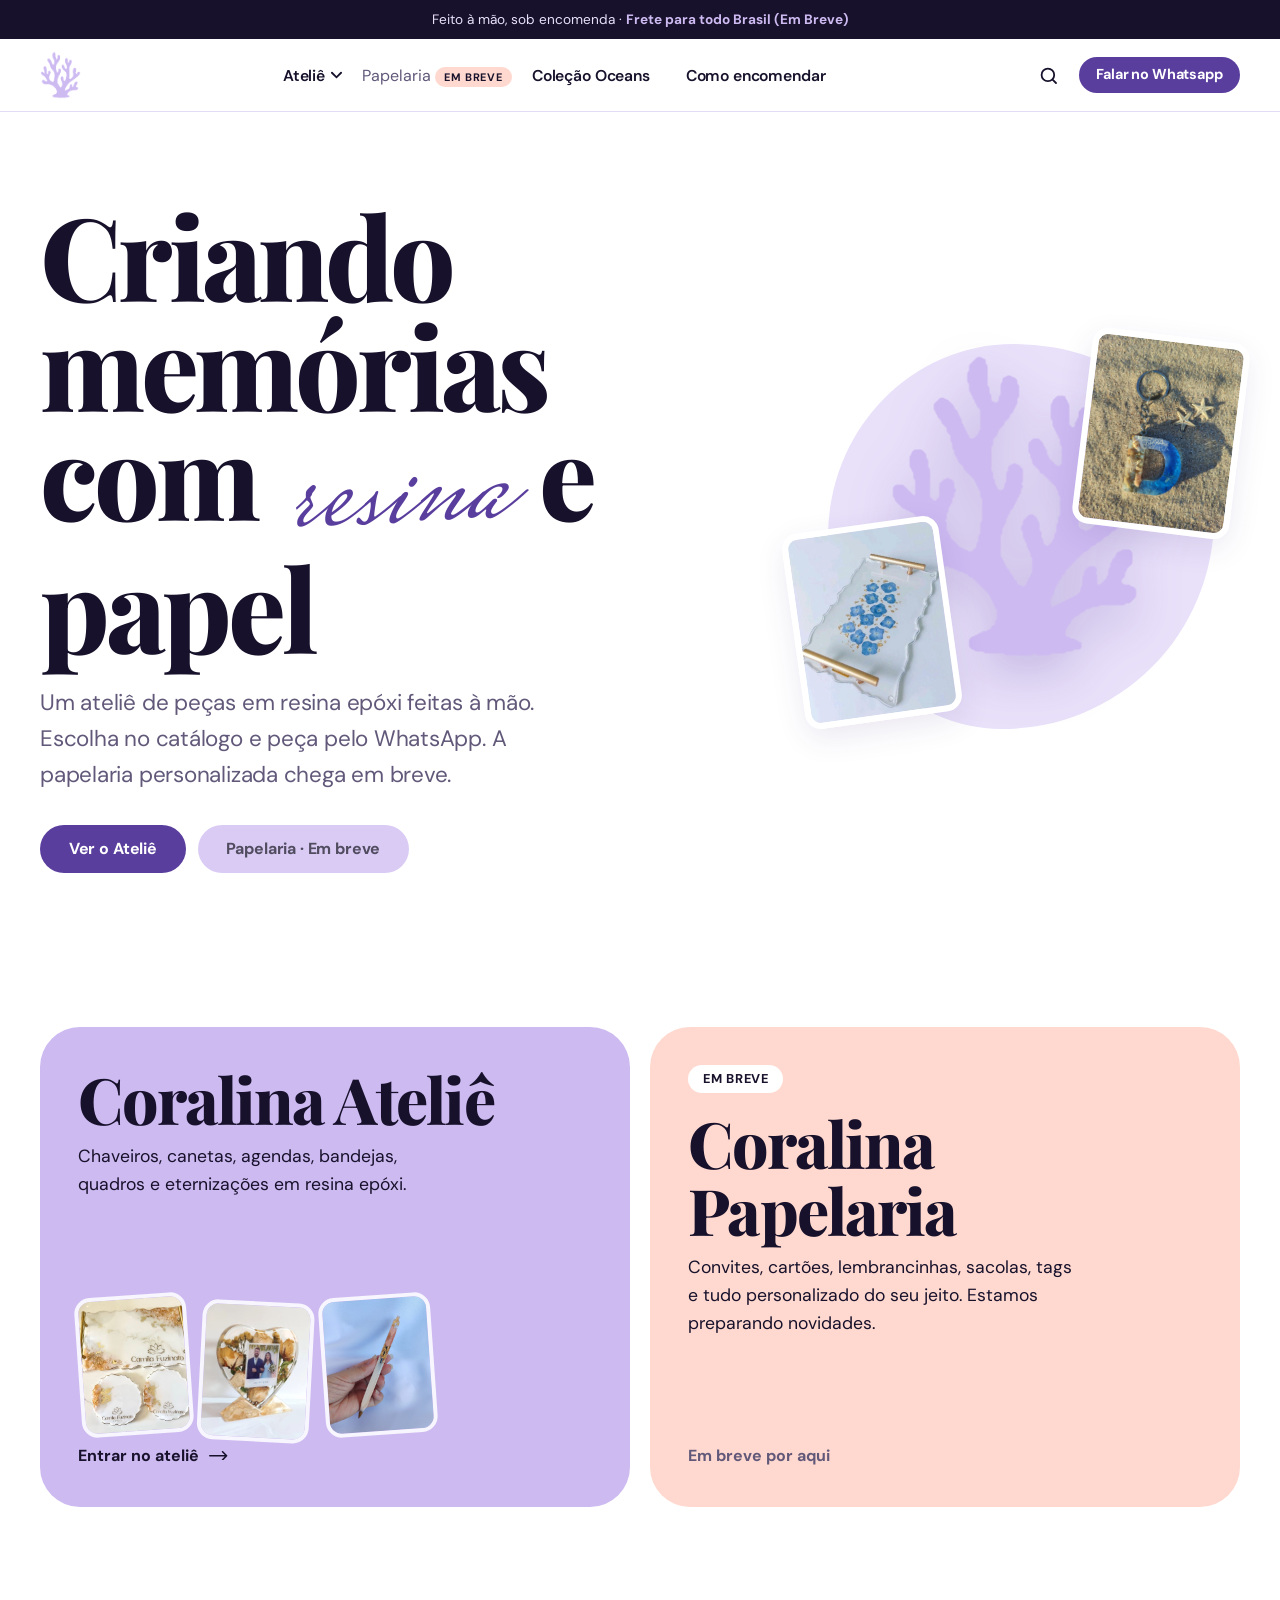
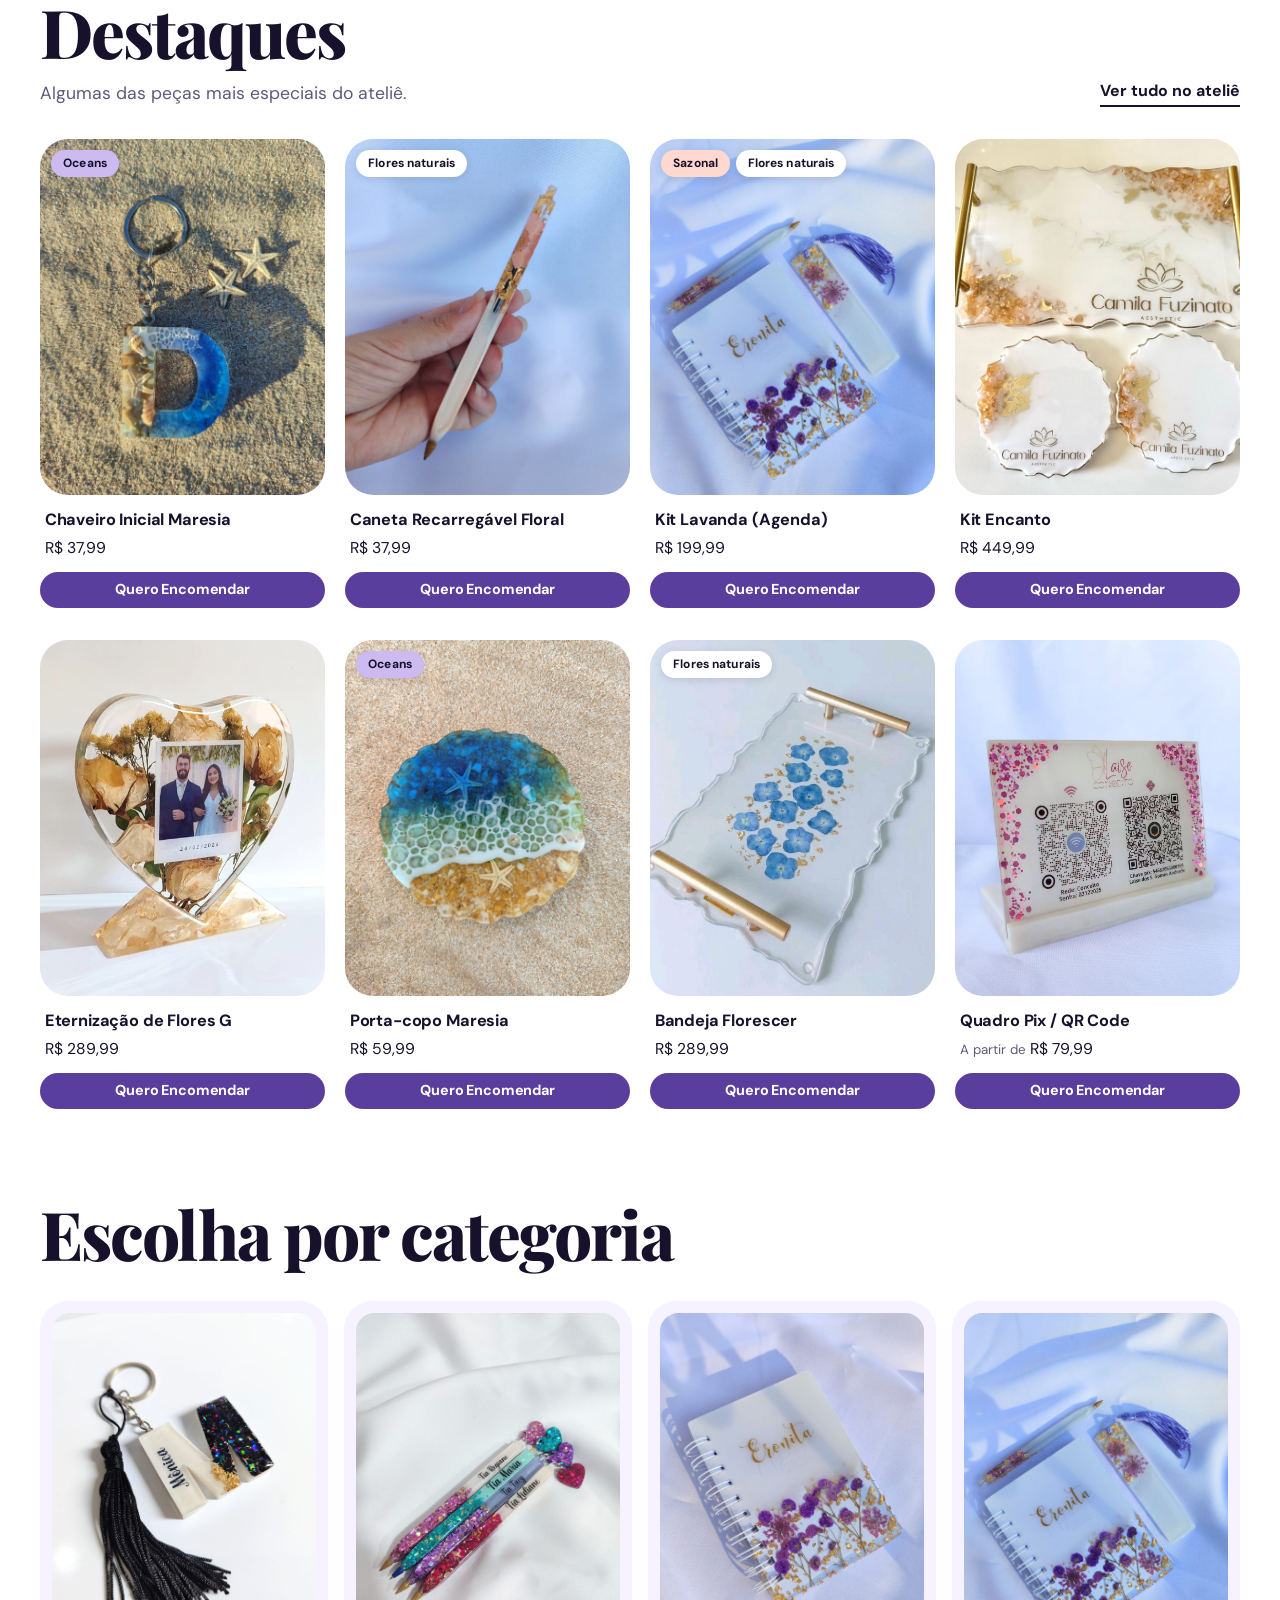
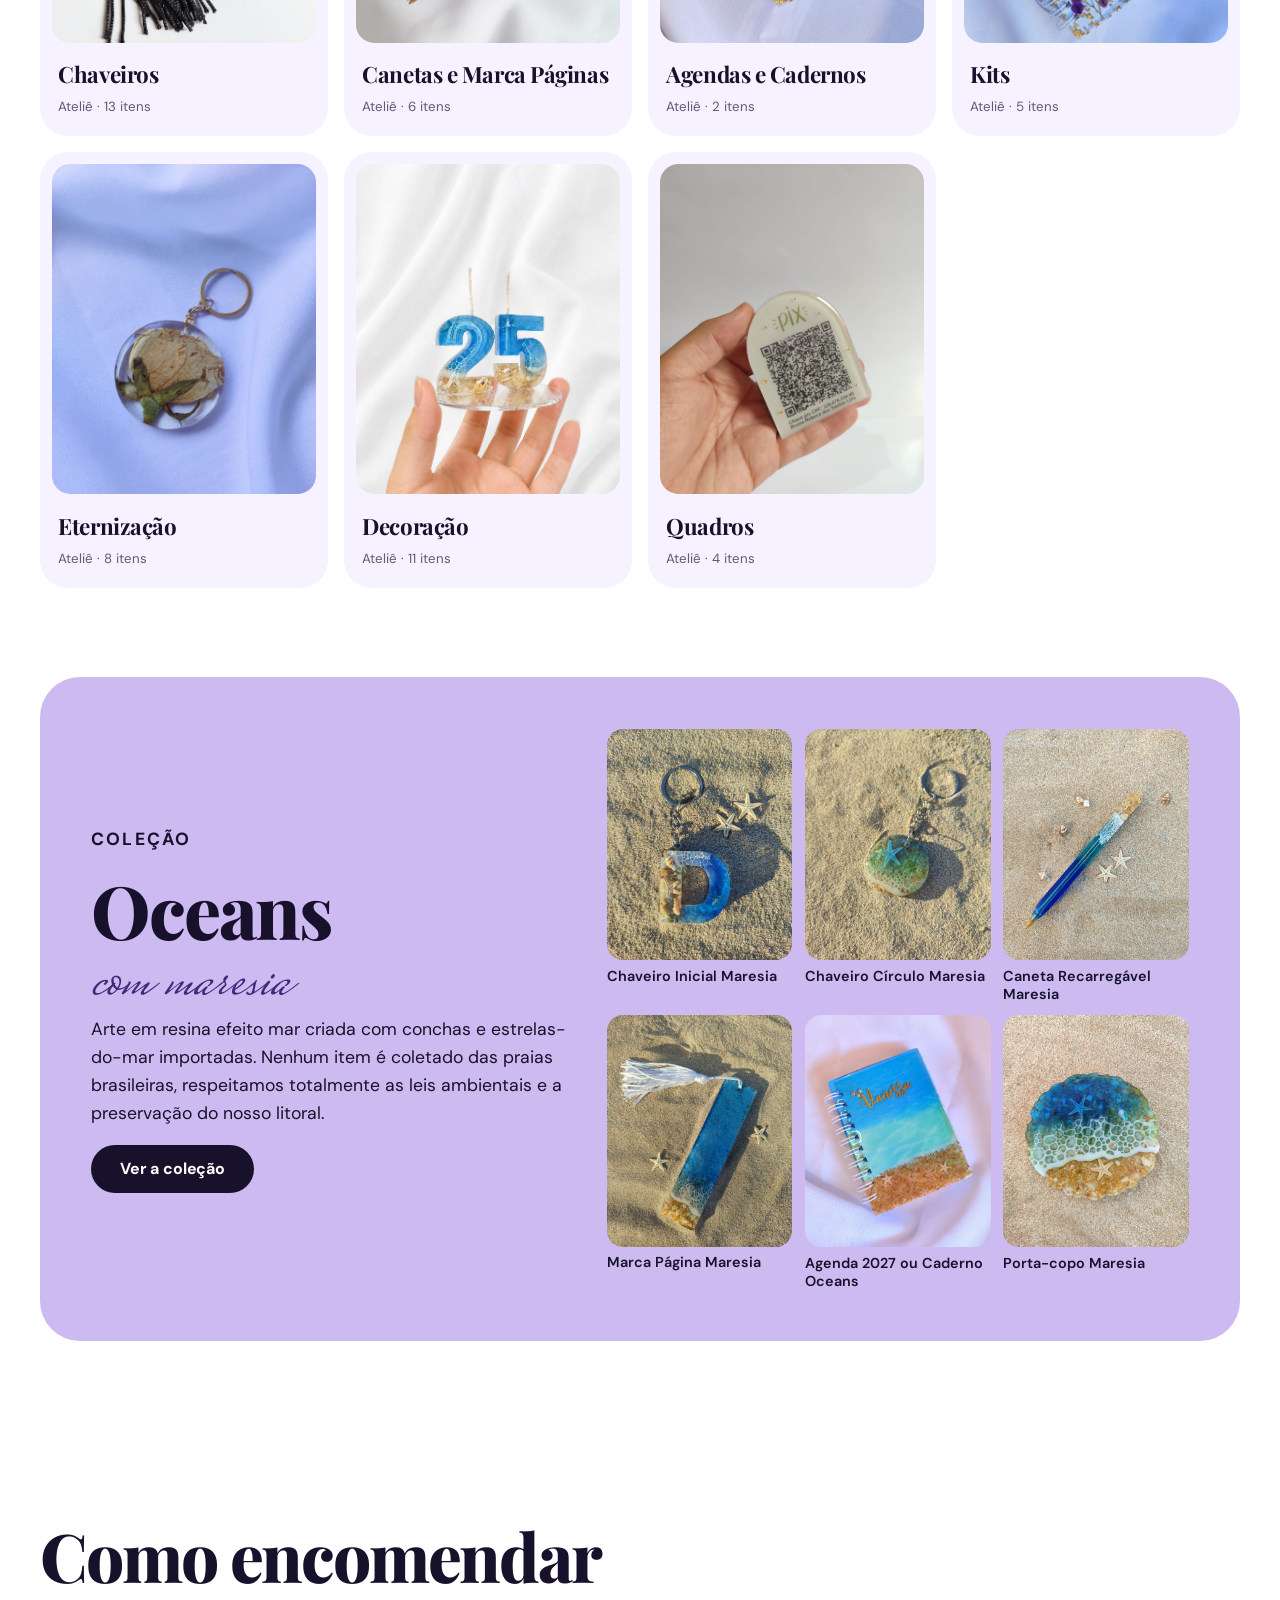
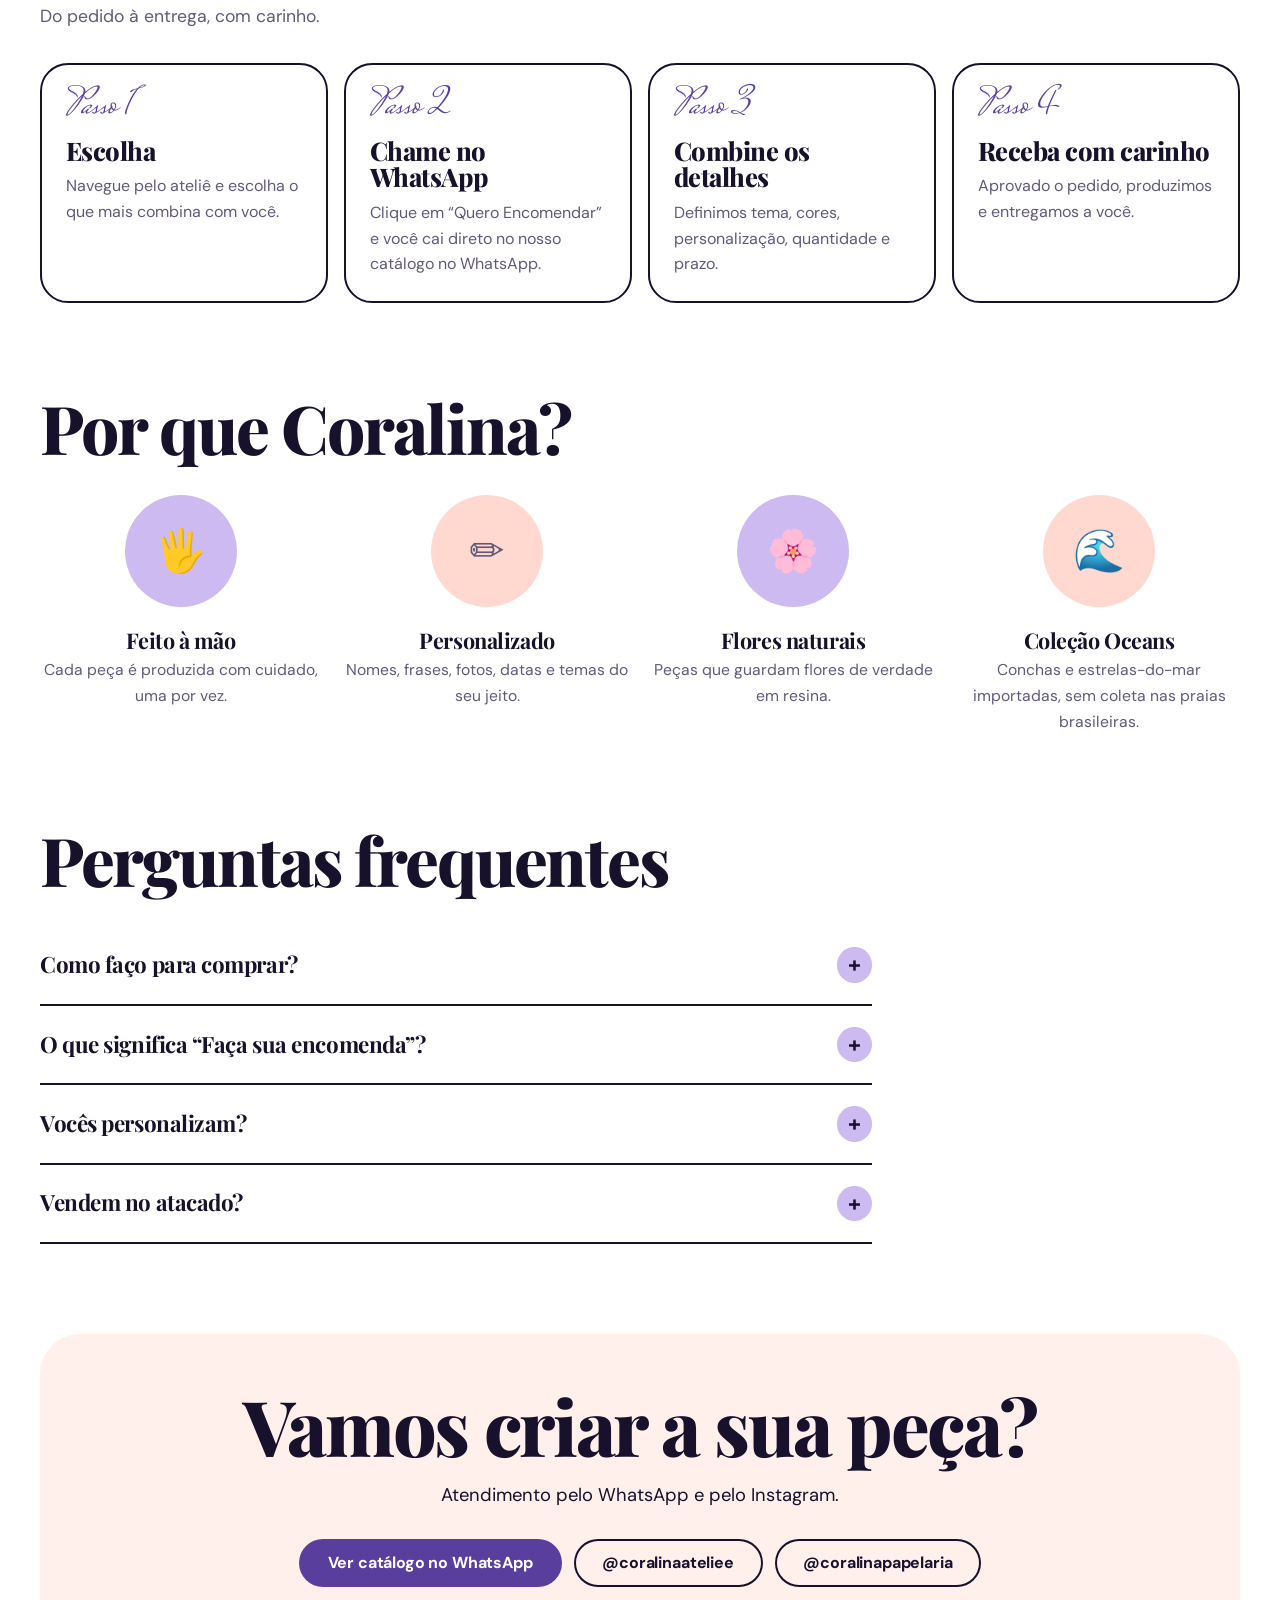
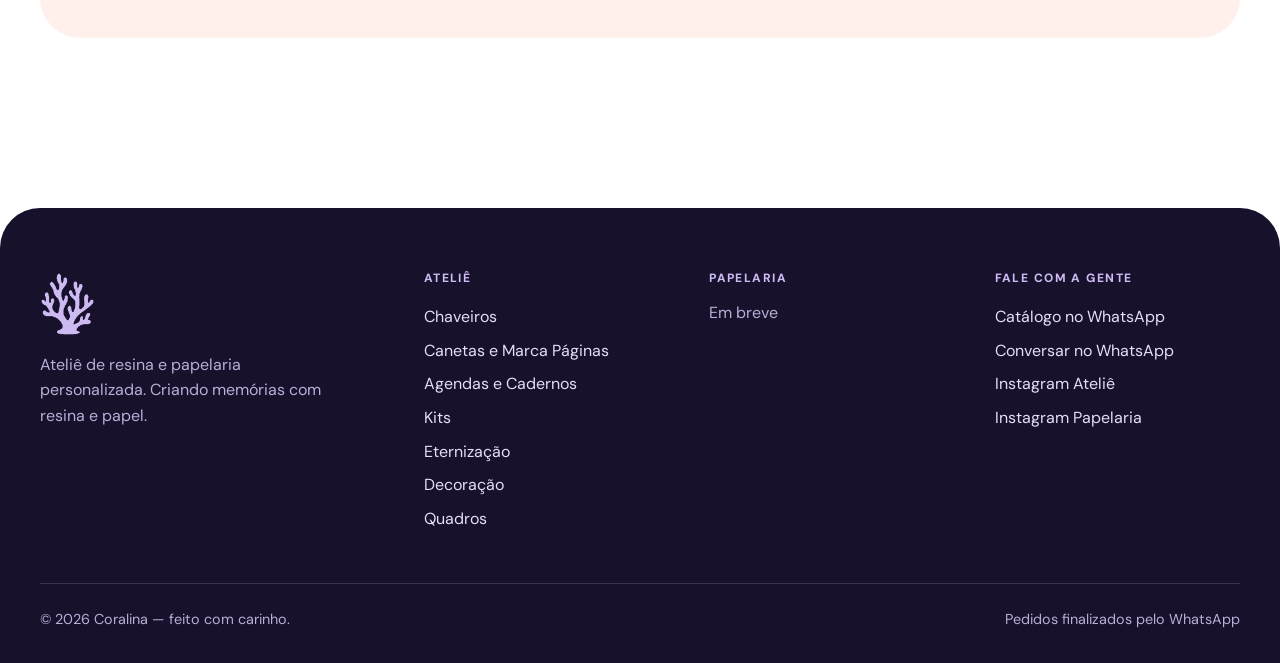
<file: index.html>
<!DOCTYPE html>
<html lang="pt-BR">
<head>
  <meta charset="UTF-8">
  <meta name="viewport" content="width=device-width, initial-scale=1">
  <title>Coralina — Ateliê de Resina e Papelaria Personalizada</title>
  <meta name="description" content="Coralina: peças em resina epóxi feitas à mão. Papelaria personalizada em breve. Escolha no catálogo e peça pelo WhatsApp.">
  <meta property="og:type" content="website">
  <meta property="og:title" content="Coralina — Ateliê de Resina e Papelaria">
  <meta property="og:description" content="Criando memórias com resina e papel.">
  <meta property="og:image" content="https://coralina.art.br/assets/img/brand/coral@3x.png">
  <link rel="icon" type="image/png" href="assets/img/brand/favicon.png">
  <link rel="preconnect" href="https://fonts.googleapis.com">
  <link rel="preconnect" href="https://fonts.gstatic.com" crossorigin>
  <link href="https://fonts.googleapis.com/css2?family=DM+Sans:wght@400;500;600;700&family=Mrs+Saint+Delafield&family=Playfair+Display:wght@700;800;900&display=swap" rel="stylesheet">
  <link rel="stylesheet" href="assets/css/style.css">
</head>
<body data-page="home">
  <div id="site-header"></div>

  <main>
    <section class="hero">
      <div class="wrap hero-grid">
        <div>
          <h1>Criando memórias com <span class="script">resina</span> e papel</h1>
          <p class="lead">Um ateliê de peças em resina epóxi feitas à mão. Escolha no catálogo e peça pelo WhatsApp. A papelaria personalizada chega em breve.</p>
          <div class="hero-cta">
            <a class="btn" href="atelie.html">Ver o Ateliê</a>
            <span class="btn btn--lilac btn--soon" aria-disabled="true">Papelaria · Em breve</span>
          </div>
        </div>
        <div class="hero-art" aria-hidden="true">
          <img class="coral" src="assets/img/brand/coral@3x.png" alt="">
          <span id="hero-stickers"></span>
        </div>
      </div>
    </section>

    <section class="section">
      <div class="wrap">
        <div class="shops">
          <a class="shop-card shop-card--atelie" href="atelie.html">
            <div><h3>Coralina Ateliê</h3><p>Chaveiros, canetas, agendas, bandejas, quadros e eternizações em resina epóxi.</p></div>
            <div><div class="shop-thumbs" id="thumbs-atelie"></div><span class="go">Entrar no ateliê <svg viewBox="0 0 24 12" fill="none" stroke="currentColor" stroke-width="2" stroke-linecap="round" stroke-linejoin="round"><path d="M1 6h21M17 1l5 5-5 5"/></svg></span></div>
          </a>
          <div class="shop-card shop-card--papelaria shop-card--soon" aria-disabled="true">
            <div><span class="soon-tag soon-tag--lg">Em breve</span><h3>Coralina Papelaria</h3><p>Convites, cartões, lembrancinhas, sacolas, tags e tudo personalizado do seu jeito. Estamos preparando novidades.</p></div>
            <div><span class="go">Em breve por aqui</span></div>
          </div>
        </div>
      </div>
    </section>

    <section class="section" style="padding-top:0">
      <div class="wrap">
        <div class="section-head"><div><h2>Destaques</h2><p>Algumas das peças mais especiais do ateliê.</p></div><a class="link-arrow" href="atelie.html">Ver tudo no ateliê</a></div>
        <div class="grid" id="destaques" style="padding-top:0"></div>
      </div>
    </section>

    <section class="section" style="padding-top:0">
      <div class="wrap">
        <div class="section-head"><div><h2>Escolha por categoria</h2></div></div>
        <div class="cat-grid" id="categorias"></div>
      </div>
    </section>

    <section class="section" style="padding-top:0">
      <div class="wrap">
        <div class="panel panel--lilac oceans-grid">
          <div>
            <p class="eyebrow" style="color:var(--ink)">Coleção</p>
            <h2>Oceans<span class="script" style="display:block;color:var(--violet-dark);font-size:.9em;line-height:.9;margin-top:.1em">com maresia</span></h2>
            <p id="oceans-text"></p>
            <a class="btn btn--ink" id="oceans-link" href="atelie.html">Ver a coleção</a>
          </div>
          <div class="oceans-items" id="oceans-items"></div>
        </div>
      </div>
    </section>

    <section class="section" id="como-funciona">
      <div class="wrap">
        <div class="section-head"><div><h2>Como encomendar</h2><p>Do pedido à entrega, com carinho.</p></div></div>
        <ol class="steps">
          <li class="step"><h3>Escolha</h3><p>Navegue pelo ateliê e escolha o que mais combina com você.</p></li>
          <li class="step"><h3>Chame no WhatsApp</h3><p>Clique em “Quero Encomendar” e você cai direto no nosso catálogo no WhatsApp.</p></li>
          <li class="step"><h3>Combine os detalhes</h3><p>Definimos tema, cores, personalização, quantidade e prazo.</p></li>
          <li class="step"><h3>Receba com carinho</h3><p>Aprovado o pedido, produzimos e entregamos a você.</p></li>
        </ol>
      </div>
    </section>

    <section class="section" style="padding-top:0">
      <div class="wrap">
        <div class="section-head"><div><h2>Por que Coralina?</h2></div></div>
        <ul class="why">
          <li><span class="dot" aria-hidden="true">🖐️</span><strong>Feito à mão</strong><span>Cada peça é produzida com cuidado, uma por vez.</span></li>
          <li><span class="dot" aria-hidden="true">✏️</span><strong>Personalizado</strong><span>Nomes, frases, fotos, datas e temas do seu jeito.</span></li>
          <li><span class="dot" aria-hidden="true">🌸</span><strong>Flores naturais</strong><span>Peças que guardam flores de verdade em resina.</span></li>
          <li><span class="dot" aria-hidden="true">🌊</span><strong>Coleção Oceans</strong><span>Conchas e estrelas-do-mar importadas, sem coleta nas praias brasileiras.</span></li>
        </ul>
      </div>
    </section>

    <section class="section" style="padding-top:0">
      <div class="wrap">
        <div class="section-head"><div><h2>Perguntas frequentes</h2></div></div>
        <div class="faq">
          <details><summary>Como faço para comprar?</summary><p>Escolha o produto aqui no site e clique em “Quero Encomendar”. Você vai direto para o nosso catálogo no WhatsApp, onde finalizamos o pedido.</p></details>
          <details><summary>O que significa “Faça sua encomenda”?</summary><p>São itens feitos sob medida, sem preço fixo. Chame no WhatsApp, conte a sua ideia e combinamos valores, quantidade e prazo.</p></details>
          <details><summary>Vocês personalizam?</summary><p>Sim! Muitas peças aceitam nome, frase, foto, data ou logo. Em cada produto você vê o que pode ser personalizado, e se tiver outra ideia, é só chamar.</p></details>
          <details><summary>Vendem no atacado?</summary><p>Alguns itens têm preço especial para quantidade, como chaveiros e canetas. Você encontra a condição na página de cada produto.</p></details>
        </div>
      </div>
    </section>

    <section class="section" style="padding-top:0">
      <div class="wrap">
        <div class="panel panel--peach cta-band">
          <h2>Vamos criar a sua peça?</h2>
          <p>Atendimento pelo WhatsApp e pelo Instagram.</p>
          <div class="row">
            <a class="btn" href="https://wa.me/c/558299960787" target="_blank" rel="noopener">Ver catálogo no WhatsApp</a>
            <a class="btn btn--outline" href="https://www.instagram.com/coralinaateliee" target="_blank" rel="noopener">@coralinaateliee</a>
            <a class="btn btn--outline" href="https://www.instagram.com/coralinapapelaria" target="_blank" rel="noopener">@coralinapapelaria</a>
          </div>
        </div>
      </div>
    </section>
  </main>

  <div id="site-footer"></div>
  <noscript><p style="padding:2rem;text-align:center">Ative o JavaScript para ver o catálogo, ou acesse <a href="https://wa.me/c/558299960787">nosso catálogo no WhatsApp</a>.</p></noscript>
  <script src="data/catalogo.js"></script>
  <script src="assets/js/layout.js"></script>
  <script src="assets/js/home.js"></script>
</body>
</html>
</file>
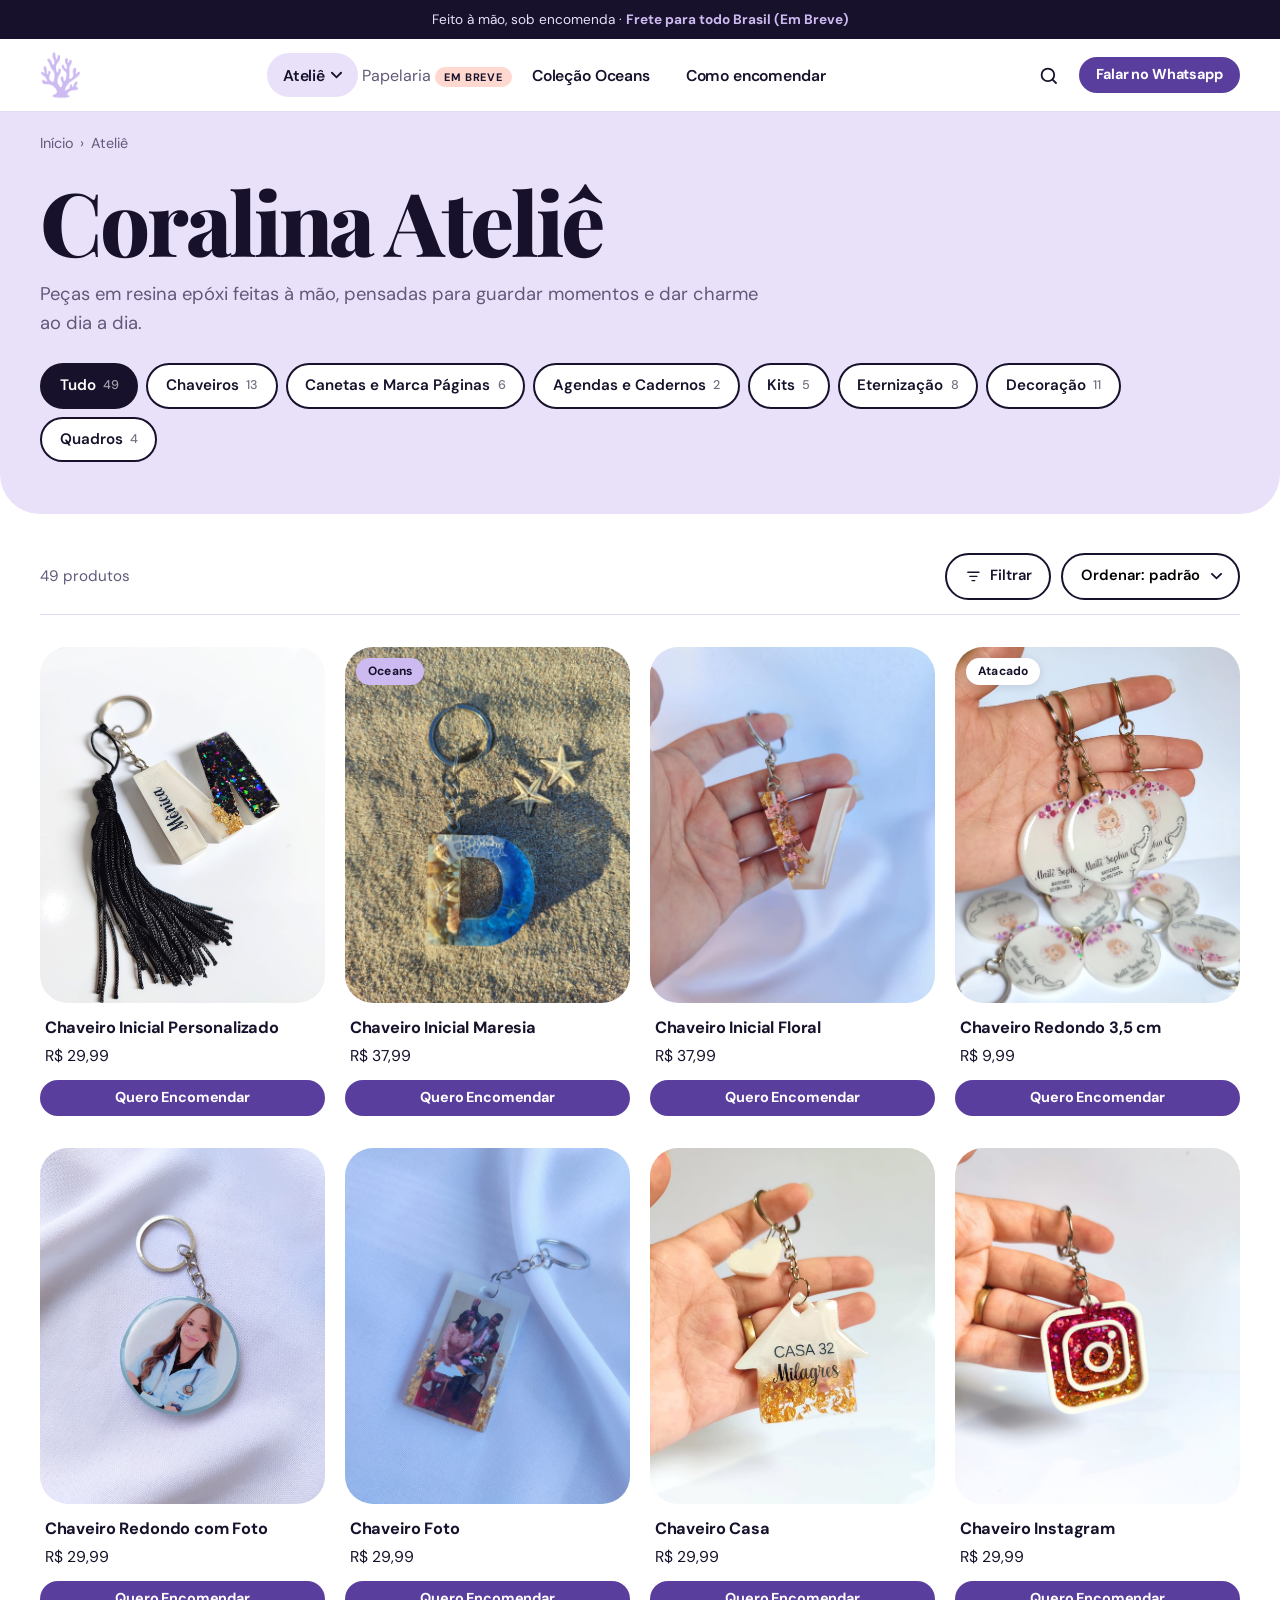
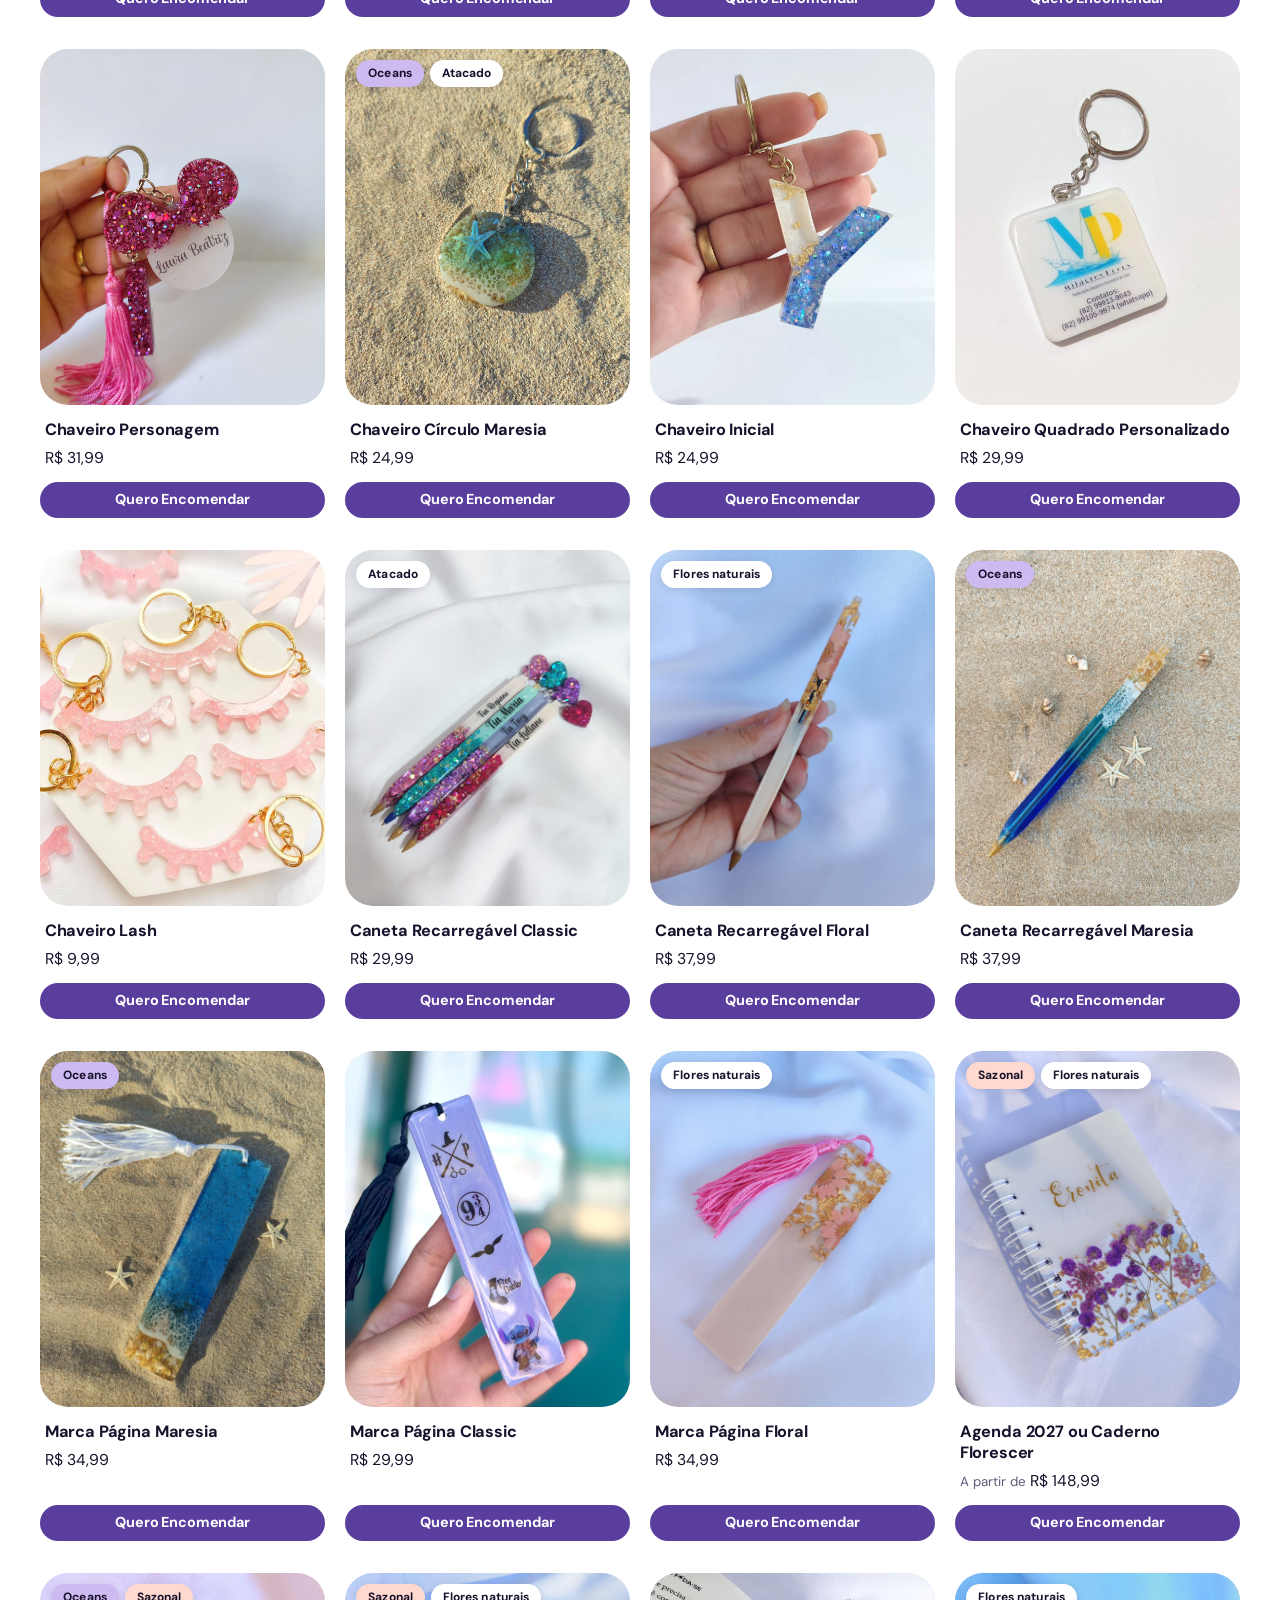
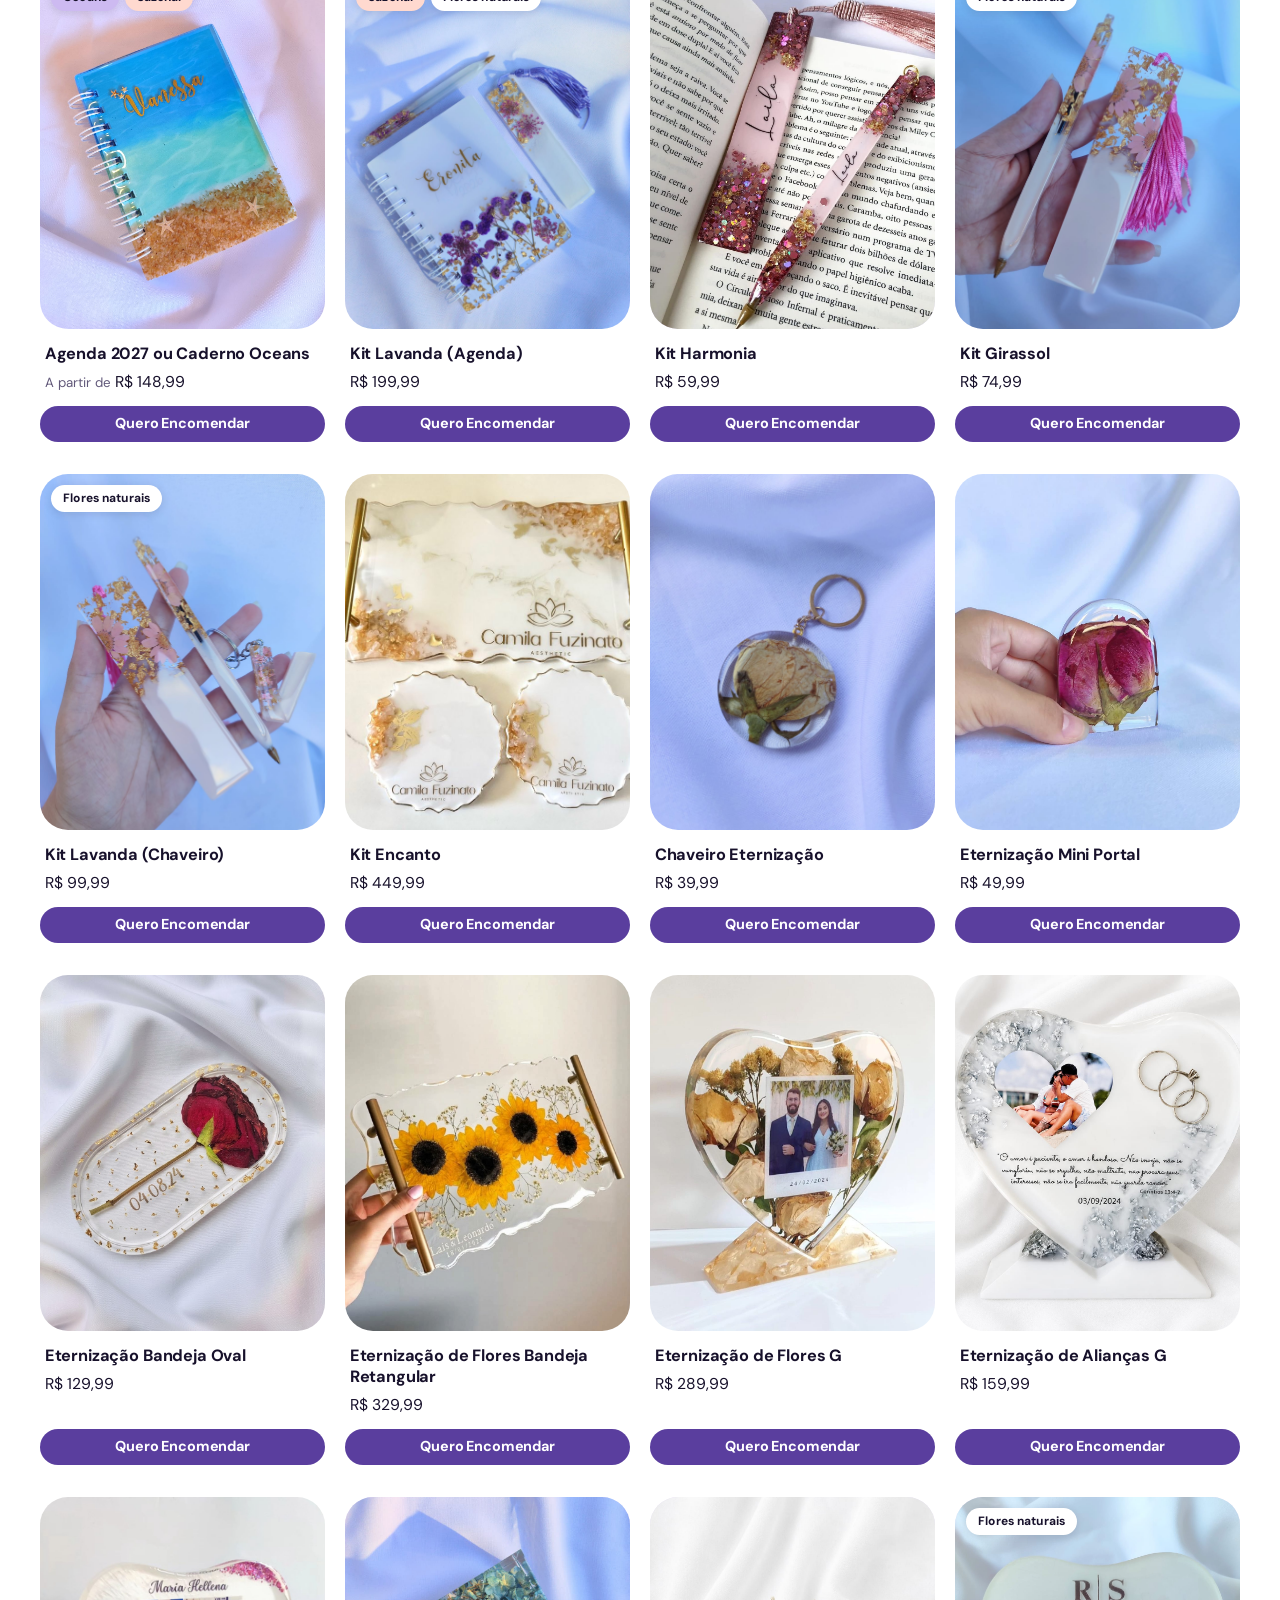
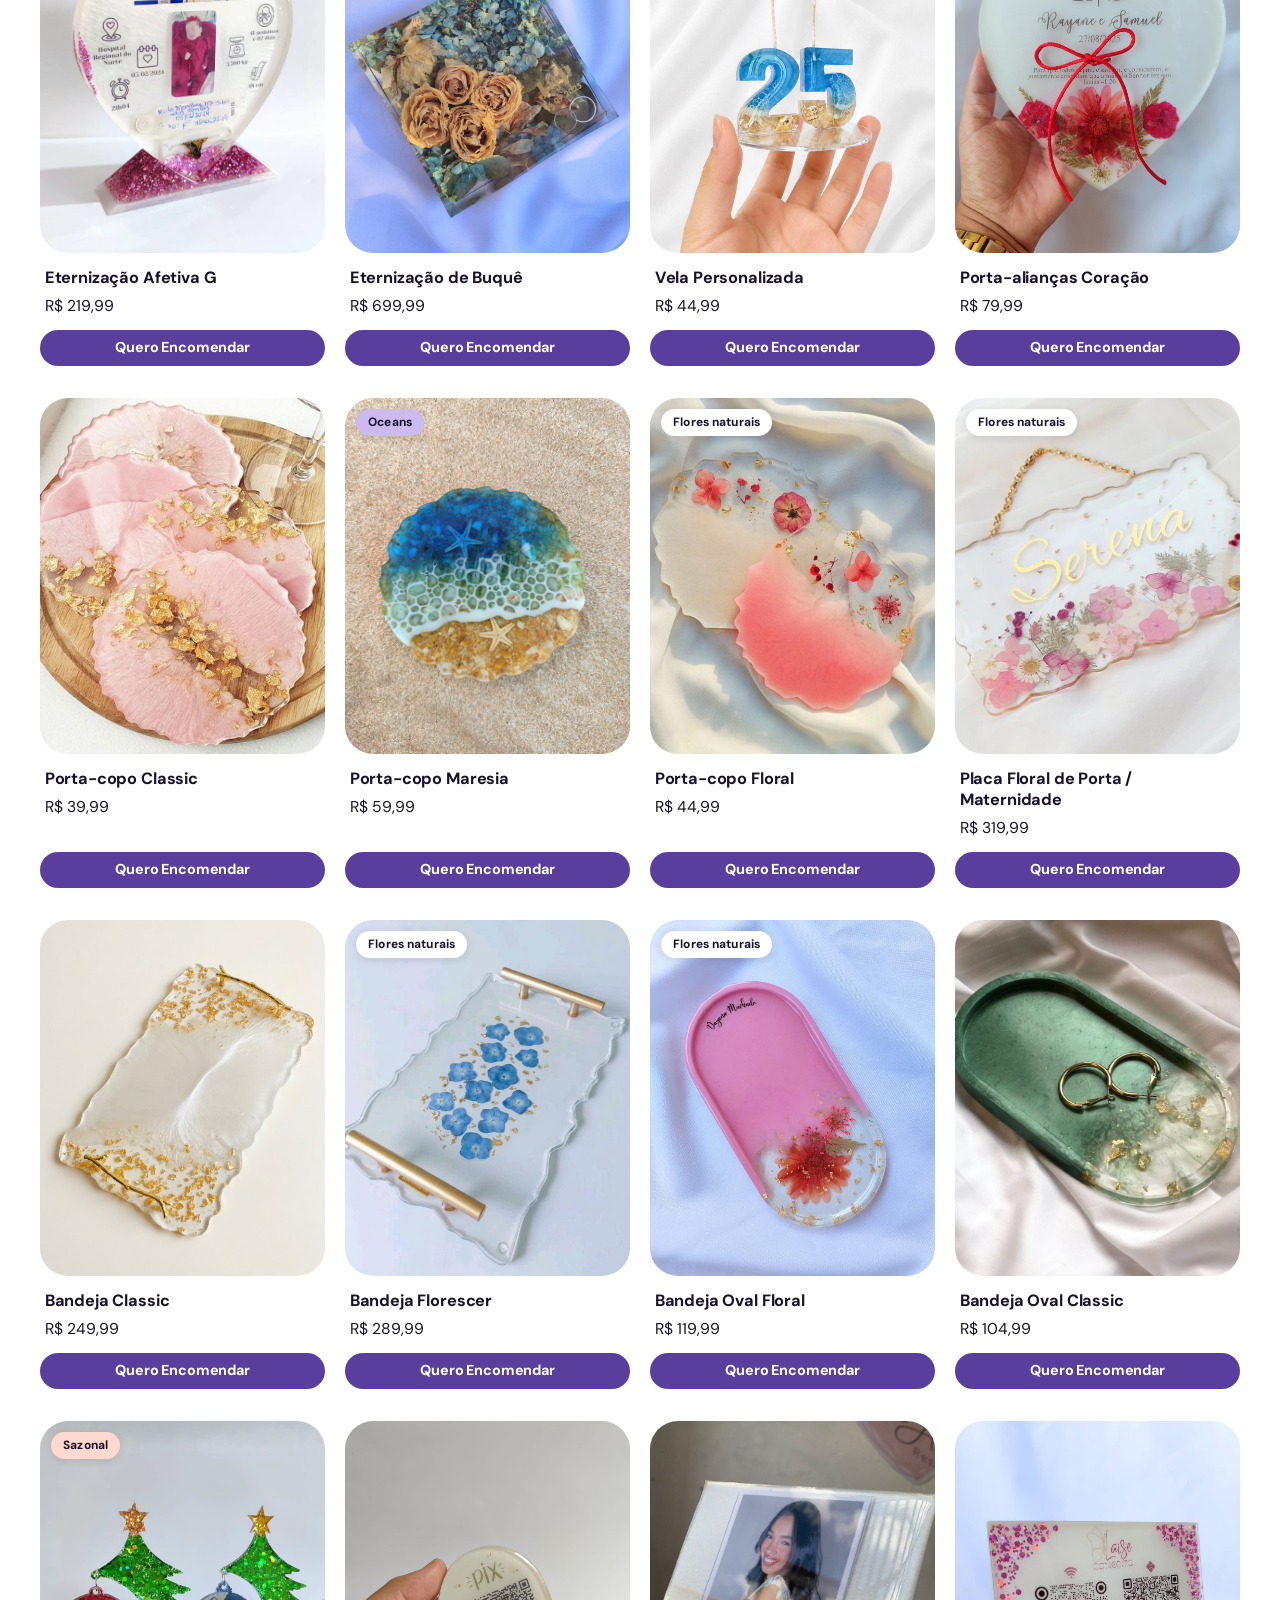
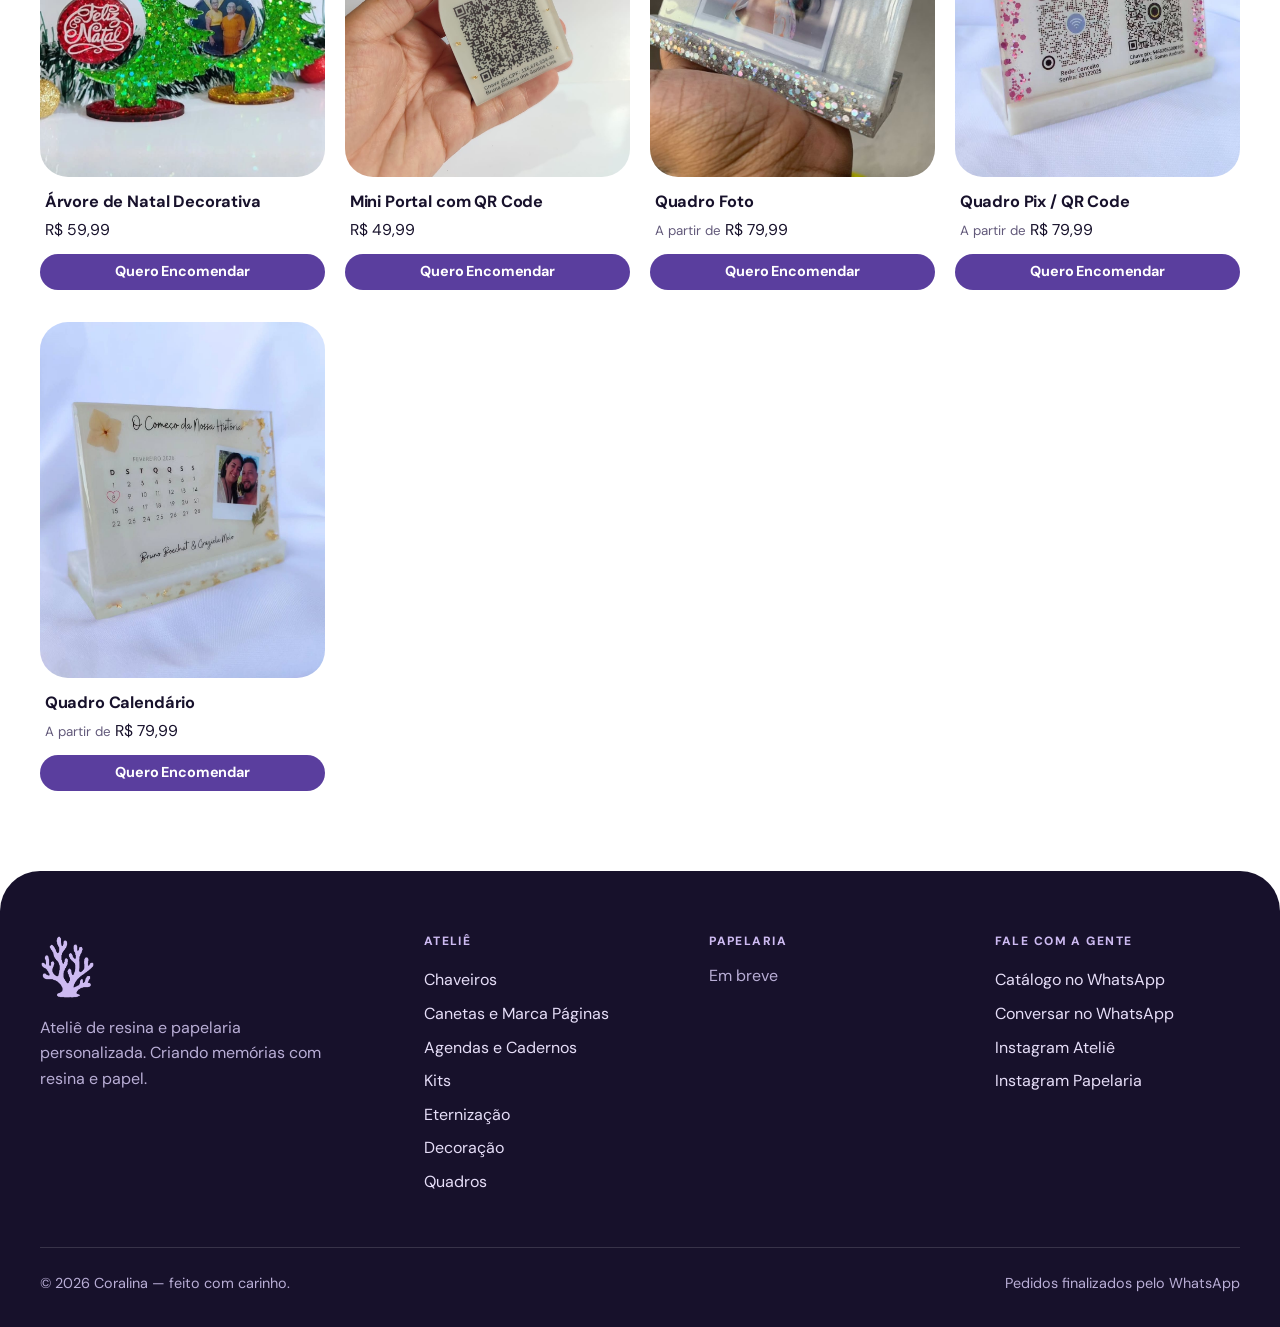
<file: atelie.html>
<!DOCTYPE html>
<html lang="pt-BR">
<head>
  <meta charset="UTF-8">
  <meta name="viewport" content="width=device-width, initial-scale=1">
  <title>Coralina Ateliê — Peças em Resina Epóxi</title>
  <meta name="description" content="Peças em resina epóxi feitas à mão: chaveiros, canetas, agendas, bandejas, porta-copos, quadros e eternizações.">
  <meta property="og:type" content="website">
  <meta property="og:title" content="Coralina Ateliê — Peças em Resina Epóxi">
  <meta property="og:image" content="https://coralina.art.br/assets/img/brand/coral@3x.png">
  <link rel="icon" type="image/png" href="assets/img/brand/favicon.png">
  <link rel="preconnect" href="https://fonts.googleapis.com">
  <link rel="preconnect" href="https://fonts.gstatic.com" crossorigin>
  <link href="https://fonts.googleapis.com/css2?family=DM+Sans:wght@400;500;600;700&family=Mrs+Saint+Delafield&family=Playfair+Display:wght@700;800;900&display=swap" rel="stylesheet">
  <link rel="stylesheet" href="assets/css/style.css">
</head>
<body class="theme-atelie" data-page="loja" data-loja="atelie">
  <div id="site-header"></div>

  <main>
    <div class="coll-band">
      <div class="wrap">
        <nav class="breadcrumb" id="breadcrumb" aria-label="Você está em"></nav>
        <div class="coll-hero">
          <h1 id="coll-title" data-titulo="Coralina Ateliê — Peças em Resina Epóxi">Coralina Ateliê</h1>
          <p id="coll-intro"></p>
          <div class="pills" id="pills"></div>
        </div>
      </div>
    </div>

    <div class="wrap">
      <div class="toolbar">
        <span class="count" id="count" aria-live="polite"></span>
        <div class="toolbar-actions">
          <button class="filter-btn" id="filter-open" aria-controls="filters">Filtrar <span class="n" id="filter-n" hidden>0</span></button>
          <label class="sr-only" for="sort">Ordenar por</label>
          <select class="select" id="sort">
            <option value="">Ordenar: padrão</option>
            <option value="menor">Menor preço</option>
            <option value="maior">Maior preço</option>
            <option value="nome">Nome (A–Z)</option>
          </select>
        </div>
      </div>
      <div class="grid" id="grid"></div>
    </div>
  </main>

  <div class="scrim" id="scrim" data-close-filters></div>
  <aside class="filters" id="filters" aria-label="Filtros">
    <div class="filters-head"><h2>Filtrar</h2><button class="icon-btn" data-close-filters aria-label="Fechar filtros"><svg viewBox="0 0 24 24" fill="none" stroke="currentColor" stroke-width="2" stroke-linecap="round"><path d="M6 6l12 12M18 6L6 18"/></svg></button></div>
    <div class="filters-body">
      <fieldset><legend>Características</legend><div id="f-tags"></div></fieldset>
      <fieldset><legend>Preço</legend>
        <label class="check"><input type="radio" name="preco" value=""> Todos</label>
        <label class="check"><input type="radio" name="preco" value="com"> Com preço</label>
        <label class="check"><input type="radio" name="preco" value="encomenda"> Sob encomenda</label>
      </fieldset>
    </div>
    <div class="filters-foot"><button class="btn btn--outline" id="f-clear">Limpar</button><button class="btn" data-close-filters>Ver produtos</button></div>
  </aside>

  <div id="site-footer"></div>
  <noscript><p style="padding:2rem;text-align:center">Ative o JavaScript para ver o catálogo, ou acesse <a href="https://wa.me/c/558299960787">nosso catálogo no WhatsApp</a>.</p></noscript>
  <script src="data/catalogo.js"></script>
  <script src="assets/js/layout.js"></script>
  <script src="assets/js/loja.js"></script>
</body>
</html>
</file>
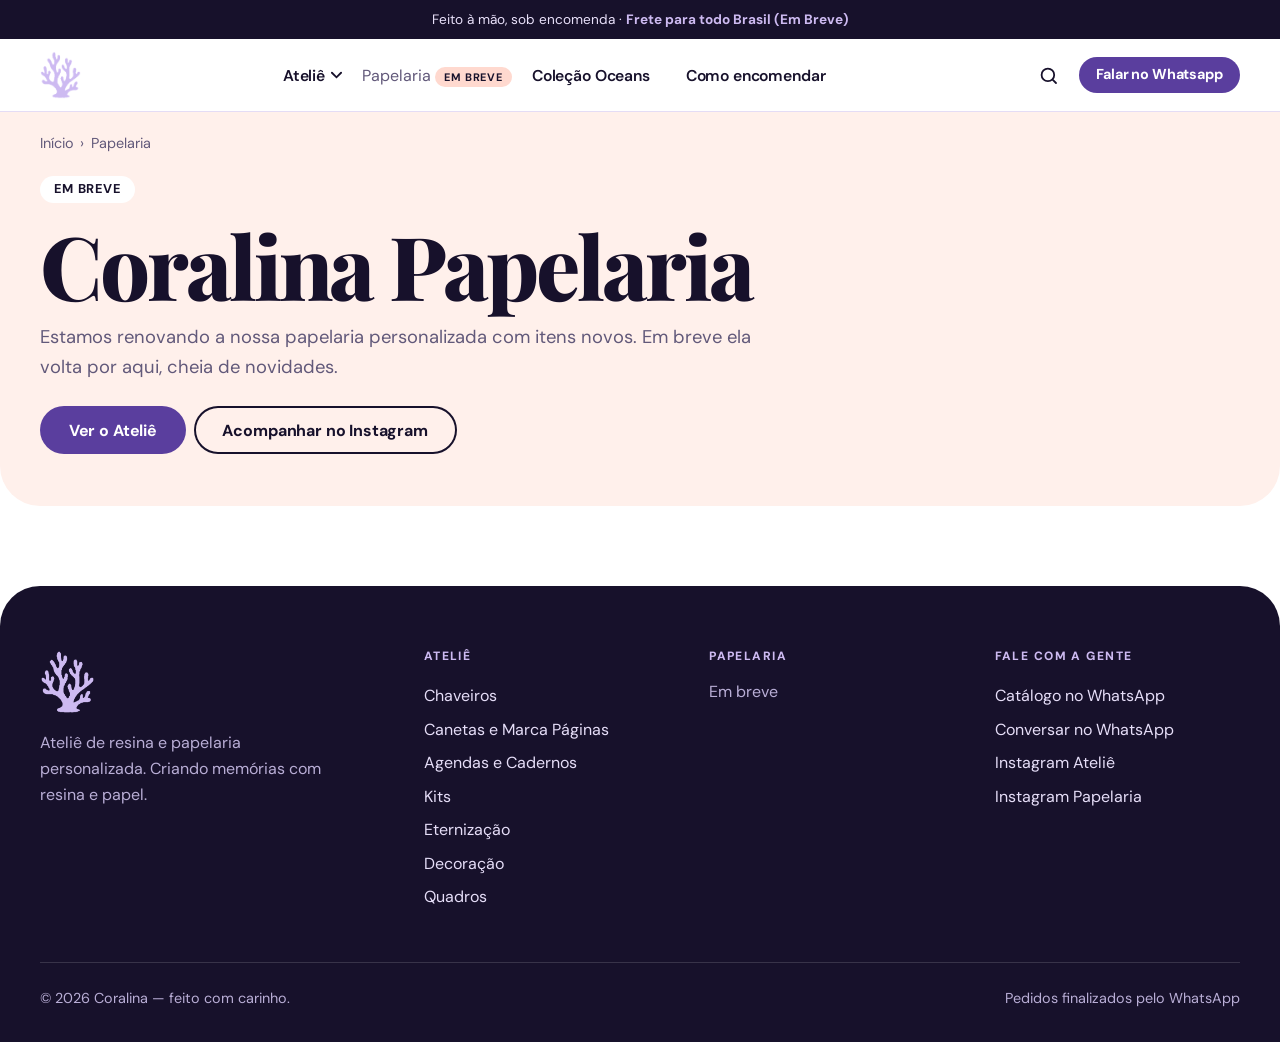
<file: papelaria.html>
<!DOCTYPE html>
<html lang="pt-BR">
<head>
  <meta charset="UTF-8">
  <meta name="viewport" content="width=device-width, initial-scale=1">
  <title>Coralina Papelaria — Em breve</title>
  <meta name="description" content="A Coralina Papelaria está em breve por aqui. Enquanto isso, conheça o Ateliê de peças em resina epóxi.">
  <meta property="og:type" content="website">
  <meta property="og:title" content="Coralina Papelaria — Em breve">
  <meta property="og:image" content="https://coralina.art.br/assets/img/brand/coral@3x.png">
  <link rel="icon" type="image/png" href="assets/img/brand/favicon.png">
  <link rel="preconnect" href="https://fonts.googleapis.com">
  <link rel="preconnect" href="https://fonts.gstatic.com" crossorigin>
  <link href="https://fonts.googleapis.com/css2?family=DM+Sans:wght@400;500;600;700&family=Mrs+Saint+Delafield&family=Playfair+Display:wght@700;800;900&display=swap" rel="stylesheet">
  <link rel="stylesheet" href="assets/css/style.css">
</head>
<body class="theme-papelaria" data-page="loja" data-loja="papelaria">
  <div id="site-header"></div>

  <main>
    <div class="coll-band">
      <div class="wrap">
        <nav class="breadcrumb" aria-label="Você está em"><ol><li><a href="index.html">Início</a></li><li><span aria-current="page">Papelaria</span></li></ol></nav>
        <div class="coll-hero">
          <span class="soon-tag soon-tag--lg">Em breve</span>
          <h1>Coralina Papelaria</h1>
          <p>Estamos renovando a nossa papelaria personalizada com itens novos. Em breve ela volta por aqui, cheia de novidades.</p>
          <div class="pills">
            <a class="btn" href="atelie.html">Ver o Ateliê</a>
            <a class="btn btn--outline" href="https://www.instagram.com/coralinapapelaria" target="_blank" rel="noopener">Acompanhar no Instagram</a>
          </div>
        </div>
      </div>
    </div>
  </main>

  <div id="site-footer"></div>
  <noscript><p style="padding:2rem;text-align:center">Ative o JavaScript para ver o catálogo, ou acesse <a href="https://wa.me/c/558299960787">nosso catálogo no WhatsApp</a>.</p></noscript>
  <script src="data/catalogo.js"></script>
  <script src="assets/js/layout.js"></script>
</body>
</html>
</file>
<file: assets/css/style.css>
/* ==========================================================================
   Coralina — estilos do site
   Linguagem visual: Aardvark Book Club (tipografia grande e apertada, cantos
   bem arredondados, botões em pílula, blocos de cor).
   Paleta e fontes: identidade da Coralina (coral lilás do logo, preto, serifa
   + manuscrita). Para trocar cores/fontes, mexa só nas variáveis em :root.
   Sumário: 1 Base · 2 Botões · 3 Header · 4 Busca · 5 Footer · 6 Home
            7 Loja/coleção · 8 Cards · 9 Produto · 10 Utilitários
   ========================================================================== */

/* ---------- 1. BASE ---------- */
:root {
  /* Paleta (extraída do logo) */
  --lilac: #cdbaf1;          /* coral do logo */
  --lilac-soft: #e9e1fa;
  --lilac-pale: #f6f2ff;
  --violet: #5a3e9e;         /* botões, links, textos de destaque */
  --violet-dark: #3f2a7a;
  --ink: #17112b;            /* texto (o logo usa preto) */
  --muted: #62597a;
  --coral: #ff8f7a;          /* toque quente, nome da marca */
  --peach: #ffd9cf;
  --peach-soft: #fff0eb;
  --white: #fff;
  --line: #e4dcf5;

  /* Fontes */
  --font-display: "Playfair Display", Georgia, "Times New Roman", serif;   /* títulos (serifa do logo) */
  --font-body: "DM Sans", system-ui, -apple-system, "Segoe UI", sans-serif;
  --font-script: "Mrs Saint Delafield", "Brush Script MT", cursive;         /* assinatura (manuscrita do logo) */

  --radius-s: 1rem;
  --radius: 1.75rem;
  --radius-l: 2.5rem;
  --pill: 999px;
  --header-h: 4.5rem;
  --gutter: clamp(1rem, 4vw, 2.5rem);
  --maxw: 1320px;
  --shadow: 0 10px 30px rgba(63, 42, 122, .10);
}

*, *::before, *::after { box-sizing: border-box; }
html { scroll-behavior: smooth; -webkit-text-size-adjust: 100%; }
body {
  margin: 0;
  font-family: var(--font-body);
  font-size: 1rem;
  line-height: 1.6;
  color: var(--ink);
  background: var(--white);
  -webkit-font-smoothing: antialiased;
}
img { display: block; max-width: 100%; height: auto; }
a { color: inherit; }
button { font: inherit; color: inherit; cursor: pointer; }
h1, h2, h3, h4 { font-family: var(--font-display); font-weight: 800; line-height: 1.05; letter-spacing: -.02em; margin: 0; font-variant-numeric: lining-nums; }
p { margin: 0 0 1em; }
ul, ol { margin: 0; padding: 0; list-style: none; }
:focus-visible { outline: 3px solid var(--violet); outline-offset: 3px; border-radius: 6px; }
.wrap { width: 100%; max-width: var(--maxw); margin: 0 auto; padding: 0 var(--gutter); }
.sr-only { position: absolute; width: 1px; height: 1px; overflow: hidden; clip: rect(0 0 0 0); white-space: nowrap; }
.script { font-family: var(--font-script); font-weight: 400; letter-spacing: 0; color: var(--violet); }
.eyebrow { font-size: .8rem; font-weight: 700; letter-spacing: .12em; text-transform: uppercase; color: var(--violet); }
[hidden] { display: none !important; }
@media (prefers-reduced-motion: reduce) { * { animation: none !important; transition: none !important; scroll-behavior: auto !important; } }

/* ---------- 2. BOTÕES (pílula; o fundo "cresce" no hover, como no Aardvark) ---------- */
.btn {
  --bg: var(--violet); --fg: var(--white); --bg-hover: var(--ink);
  position: relative; isolation: isolate; overflow: hidden;
  display: inline-flex; align-items: center; justify-content: center; gap: .55em;
  padding: .95em 1.8em; border: 0; border-radius: var(--pill);
  background: var(--bg); color: var(--fg);
  font-weight: 700; font-size: 1rem; letter-spacing: -.01em; line-height: 1.1;
  text-decoration: none; text-align: center;
  transition: color .25s, transform .25s;
}
.btn::before {
  content: ""; position: absolute; inset: 0; z-index: -1; background: var(--bg-hover);
  border-radius: inherit; transform: translateY(101%); transition: transform .3s cubic-bezier(.2,.8,.2,1);
}
.btn:hover::before, .btn:focus-visible::before { transform: translateY(0); }
.btn:hover { transform: translateY(-1px); }
.btn svg { width: 1.15em; height: 1.15em; flex: none; }
.btn--lilac { --bg: var(--lilac); --fg: var(--ink); --bg-hover: var(--violet); }
.btn--lilac:hover { color: var(--white); }
.btn--ink { --bg: var(--ink); --bg-hover: var(--violet); }
.btn--white { --bg: var(--white); --fg: var(--ink); --bg-hover: var(--ink); }
.btn--white:hover { color: var(--white); }
.btn--outline { --bg: transparent; --fg: var(--ink); --bg-hover: var(--ink); box-shadow: inset 0 0 0 2px var(--ink); }
.btn--outline:hover { color: var(--white); }
.btn--sm { padding: .7em 1.2em; font-size: .9rem; }
.btn--block { display: flex; width: 100%; }
.link-arrow { font-weight: 700; text-decoration: none; border-bottom: 2px solid currentColor; padding-bottom: 1px; }
.link-arrow:hover { color: var(--violet); }

/* ---------- 3. HEADER (estrutura de loja: faixa de aviso, nav com mega-menu, busca) ---------- */
.topbar { background: var(--ink); color: var(--lilac-soft); font-size: .85rem; text-align: center; padding: .55rem var(--gutter); }
.topbar strong { color: var(--lilac); font-weight: 700; }
.site-header { position: sticky; top: 0; z-index: 50; background: rgba(255,255,255,.94); backdrop-filter: blur(10px); border-bottom: 1px solid var(--line); min-height: var(--header-h); }
.site-header .bar { display: flex; align-items: center; justify-content: space-between; gap: 1rem; min-height: var(--header-h); }
.brand { display: inline-flex; align-items: center; flex: none; }
.brand img { height: 3rem; width: auto; transition: transform .3s; }
.brand:hover img { transform: rotate(-6deg) scale(1.05); }
.nav { display: flex; align-items: stretch; align-self: stretch; gap: .25rem; }
.nav > li { position: static; display: flex; align-items: center; }
.nav a.nav-link, .nav button.nav-link {
  display: inline-flex; align-items: center; gap: .35rem; background: none; border: 0;
  padding: .6rem 1rem; border-radius: var(--pill); font-weight: 600; font-size: .98rem; text-decoration: none;
  letter-spacing: -.01em;
}
.nav .nav-link:hover, .nav .nav-link[aria-current="page"], .nav .has-mega:hover > .nav-link { background: var(--lilac-soft); }
.nav .chev { width: .7em; height: .7em; transition: transform .2s; }
.has-mega:hover .chev, .has-mega:focus-within .chev { transform: rotate(180deg); }
.header-actions { display: flex; align-items: center; gap: .5rem; }
.icon-btn { display: inline-grid; place-items: center; width: 2.75rem; height: 2.75rem; border-radius: 50%; border: 0; background: transparent; transition: background .2s; }
.icon-btn:hover { background: var(--lilac-soft); }
.icon-btn svg { width: 1.35rem; height: 1.35rem; }
.menu-toggle { display: none; }

/* "Em breve" (loja desativada) */
.soon-tag { display: inline-block; padding: .15rem .6rem; border-radius: var(--pill); background: var(--peach); color: var(--ink); font-size: .68rem; font-weight: 700; letter-spacing: .06em; text-transform: uppercase; line-height: 1.4; }
.soon-tag--lg { font-size: .8rem; padding: .3rem .9rem; margin-bottom: 1rem; background: var(--white); }
.nav .nav-link--soon { color: var(--muted); cursor: default; }
.nav .nav-link--soon:hover { background: none; }
.drawer .d-link--soon { color: var(--muted); cursor: default; }
.drawer .d-link--soon .soon-tag { font-size: .75rem; }
.btn--soon { cursor: default; opacity: .75; }
.btn--soon::before { display: none; }
.btn--soon:hover { transform: none; color: var(--ink); }
.shop-card--soon { cursor: default; }
.shop-card--soon:hover { transform: none; }
.shop-card--soon .go { color: var(--muted); }
.footer-soon { color: #b9aed6; }

/* mega-menu */
.mega {
  position: absolute; left: 0; right: 0; top: 100%; background: var(--white);
  border-bottom: 1px solid var(--line); box-shadow: 0 24px 40px rgba(63,42,122,.10);
  opacity: 0; visibility: hidden; transform: translateY(-6px);
  /* pequeno atraso ao fechar: tolera o mouse "escorregando" do link para o menu */
  transition: opacity .2s .15s, transform .2s .15s, visibility 0s .35s;
}
.has-mega:hover > .mega, .has-mega:focus-within > .mega, .has-mega.open > .mega { opacity: 1; visibility: visible; transform: none; transition-delay: 0s; }
/* ponte invisível entre o link e o menu: o hover nunca "cai" no vão */
.has-mega > .nav-link { position: relative; }
.has-mega > .nav-link::after { content: ""; position: absolute; left: 0; right: 0; top: 100%; height: 2rem; }
.has-mega:not(:hover):not(:focus-within):not(.open) > .nav-link::after { display: none; }
.mega-inner { display: grid; grid-template-columns: 1fr 1fr 1.6fr; gap: 2rem; padding-top: 2rem; padding-bottom: 2.25rem; }
.mega h4 { font-family: var(--font-body); font-size: .75rem; letter-spacing: .12em; text-transform: uppercase; color: var(--muted); margin-bottom: .8rem; font-weight: 700; }
.mega li a { display: block; padding: .3rem 0; text-decoration: none; font-weight: 600; font-size: 1.05rem; }
.mega li a:hover { color: var(--violet); text-decoration: underline; text-underline-offset: 4px; }
.mega-tiles { display: grid; grid-template-columns: 1fr 1fr; gap: 1rem; }
.tile { position: relative; display: block; border-radius: var(--radius-s); overflow: hidden; aspect-ratio: 4/3; background: var(--lilac-soft); text-decoration: none; }
.tile img { width: 100%; height: 100%; object-fit: cover; transition: transform .5s; }
.tile:hover img { transform: scale(1.05); }
.tile span { position: absolute; left: .6rem; bottom: .6rem; background: var(--white); border-radius: var(--pill); padding: .3rem .8rem; font-size: .85rem; font-weight: 700; }

/* menu mobile */
.drawer { position: fixed; inset: 0; z-index: 90; background: var(--white); overflow-y: auto; transform: translateX(100%); transition: transform .3s; visibility: hidden; }
.drawer.open { transform: none; visibility: visible; }
.drawer-head { display: flex; justify-content: space-between; align-items: center; padding: .6rem var(--gutter); min-height: var(--header-h); border-bottom: 1px solid var(--line); }
.drawer-body { padding: 1rem var(--gutter) 3rem; }
.drawer details { border-bottom: 1px solid var(--line); }
.drawer summary, .drawer .d-link { display: flex; justify-content: space-between; align-items: center; padding: 1.1rem 0; font-family: var(--font-display); font-weight: 800; font-size: 1.9rem; letter-spacing: -.02em; list-style: none; cursor: pointer; text-decoration: none; }
.drawer summary::-webkit-details-marker { display: none; }
.drawer details[open] summary .chev { transform: rotate(180deg); }
.drawer details ul { padding: 0 0 1rem; }
.drawer details li a { display: block; padding: .45rem 0; font-size: 1.1rem; font-weight: 600; text-decoration: none; color: var(--violet-dark); }
.drawer .btn { margin-top: 1.5rem; }

@media (max-width: 900px) {
  .nav, .header-actions .btn { display: none; }
  .menu-toggle { display: inline-grid; }
  .brand img { height: 2.6rem; }
}

/* ---------- 4. BUSCA ---------- */
.search { position: fixed; inset: 0; z-index: 100; background: rgba(23,17,43,.55); display: none; align-items: flex-start; justify-content: center; padding: 6vh 1rem 1rem; }
.search.open { display: flex; }
.search-box { width: min(760px, 100%); max-height: 86vh; overflow: auto; background: var(--white); border-radius: var(--radius); padding: 1.25rem; box-shadow: var(--shadow); }
.search-field { display: flex; align-items: center; gap: .75rem; background: var(--lilac-pale); border-radius: var(--pill); padding: .35rem .5rem .35rem 1.25rem; }
.search-field svg { width: 1.3rem; height: 1.3rem; flex: none; color: var(--violet); }
.search-field input { flex: 1; min-width: 0; border: 0; background: transparent; font: inherit; font-size: 1.15rem; padding: .7rem 0; color: var(--ink); }
.search-field input:focus { outline: none; }
.search-results { margin-top: 1rem; display: grid; gap: .25rem; }
.search-results a { display: flex; align-items: center; gap: 1rem; padding: .5rem; border-radius: var(--radius-s); text-decoration: none; }
.search-results a:hover, .search-results a:focus-visible { background: var(--lilac-pale); }
.search-results img { width: 3.5rem; height: 4.2rem; object-fit: cover; border-radius: .75rem; background: var(--lilac-soft); }
.search-results strong { display: block; font-size: 1rem; line-height: 1.25; }
.search-results small { color: var(--muted); }
.search-hint { color: var(--muted); padding: .75rem .5rem 0; font-size: .95rem; }
.chip-row { display: flex; flex-wrap: wrap; gap: .5rem; margin-top: 1rem; }

/* ---------- 5. FOOTER ---------- */
.site-footer { background: var(--ink); color: #e6def8; margin-top: 5rem; border-radius: var(--radius-l) var(--radius-l) 0 0; padding: 4rem 0 2rem; }
.footer-top { display: grid; grid-template-columns: 1.4fr repeat(3, 1fr); gap: 2.5rem; }
.footer-brand img { height: 4rem; margin-bottom: 1rem; }
.footer-brand p { color: #b9aed6; max-width: 26ch; }
.site-footer h4 { font-family: var(--font-body); font-size: .75rem; letter-spacing: .12em; text-transform: uppercase; color: var(--lilac); margin-bottom: 1rem; }
.site-footer li a { display: inline-block; padding: .25rem 0; text-decoration: none; color: #e6def8; }
.site-footer li a:hover { color: var(--white); text-decoration: underline; text-underline-offset: 4px; }
.footer-bottom { display: flex; flex-wrap: wrap; justify-content: space-between; gap: 1rem; margin-top: 3rem; padding-top: 1.5rem; border-top: 1px solid rgba(255,255,255,.14); font-size: .9rem; color: #b9aed6; }
@media (max-width: 800px) { .footer-top { grid-template-columns: 1fr 1fr; } .footer-brand { grid-column: 1 / -1; } }

/* ---------- 6. HOME ---------- */
.hero { padding: clamp(2.5rem, 7vw, 5.5rem) 0 clamp(2rem, 5vw, 4rem); position: relative; overflow: hidden; }
.hero-grid { display: grid; grid-template-columns: 1.25fr .75fr; gap: 2rem; align-items: center; }
.hero h1 { font-size: clamp(3rem, 9vw, 7.2rem); line-height: .95; letter-spacing: -.035em; }
.hero h1 .script { display: inline-block; font-size: 1.25em; line-height: .7; color: var(--violet); transform: rotate(-3deg); margin: 0 .05em; }
.hero p.lead { font-size: clamp(1.1rem, 2vw, 1.4rem); color: var(--muted); max-width: 34ch; margin: 1.5rem 0 2rem; letter-spacing: -.01em; }
.hero-cta { display: flex; flex-wrap: wrap; gap: .75rem; }
.hero-art { position: relative; display: grid; place-items: center; aspect-ratio: 1; }
.hero-art::before { content: ""; position: absolute; inset: 6%; border-radius: 48% 52% 55% 45% / 50% 45% 55% 50%; background: var(--lilac-soft); animation: blob 14s ease-in-out infinite alternate; }
.hero-art img.coral { position: relative; width: 62%; filter: drop-shadow(0 18px 24px rgba(90,62,158,.25)); animation: float 6s ease-in-out infinite; }
.hero-art .sticker { position: absolute; width: 36%; aspect-ratio: 4/5; object-fit: cover; border-radius: var(--radius-s); border: 6px solid var(--white); box-shadow: var(--shadow); }
.hero-art .st1 { left: -2%; bottom: 8%; transform: rotate(-8deg); }
.hero-art .st2 { right: 0; top: 4%; transform: rotate(7deg); }
@keyframes float { 50% { transform: translateY(-12px) rotate(2deg); } }
@keyframes blob { to { border-radius: 55% 45% 45% 55% / 45% 55% 45% 55%; transform: rotate(8deg); } }
@media (max-width: 860px) { .hero-grid { grid-template-columns: 1fr; } .hero-art { max-width: 420px; margin: 0 auto; width: 100%; } }

.section { padding: clamp(3rem, 7vw, 6rem) 0; }
.section-head { display: flex; flex-wrap: wrap; align-items: end; justify-content: space-between; gap: 1rem; margin-bottom: 2rem; }
.section-head h2 { font-size: clamp(2.2rem, 5.5vw, 4.2rem); letter-spacing: -.03em; }
.section-head p { max-width: 44ch; color: var(--muted); margin: .75rem 0 0; font-size: 1.1rem; }

.shops { display: grid; grid-template-columns: 1fr 1fr; gap: 1.25rem; }
.shop-card { position: relative; display: flex; flex-direction: column; justify-content: space-between; min-height: 30rem; padding: clamp(1.5rem, 3vw, 2.5rem); border-radius: var(--radius-l); text-decoration: none; overflow: hidden; transition: transform .3s; }
.shop-card:hover { transform: translateY(-6px) rotate(-.4deg); }
.shop-card--atelie { background: var(--lilac); }
.shop-card--papelaria { background: var(--peach); }
.shop-card h3 { font-size: clamp(2.4rem, 5vw, 4rem); letter-spacing: -.03em; margin-bottom: .6rem; }
.shop-card p { max-width: 32ch; font-size: 1.1rem; }
.shop-card .go { display: inline-flex; align-items: center; gap: .6rem; font-weight: 700; margin-top: .5rem; }
.shop-card .go svg { width: 1.2rem; transition: transform .25s; }
.shop-card:hover .go svg { transform: translateX(6px); }
.shop-thumbs { display: flex; gap: .6rem; margin-top: 1.5rem; }
.shop-thumbs img { width: clamp(4.5rem, 9vw, 7rem); aspect-ratio: 4/5; object-fit: cover; border-radius: var(--radius-s); border: 4px solid rgba(255,255,255,.85); }
.shop-thumbs img:nth-child(odd) { transform: rotate(-4deg); }
.shop-thumbs img:nth-child(even) { transform: rotate(3deg) translateY(.4rem); }
@media (max-width: 760px) { .shops { grid-template-columns: 1fr; } .shop-card { min-height: 24rem; } }

.cat-grid { display: grid; grid-template-columns: repeat(auto-fill, minmax(min(100%, 15rem), 1fr)); gap: 1rem; }
.cat-card { display: block; text-decoration: none; border-radius: var(--radius); background: var(--lilac-pale); padding: .75rem .75rem 1.1rem; transition: background .2s, transform .25s; }
.cat-card:hover { background: var(--lilac-soft); transform: translateY(-4px); }
.cat-card img { width: 100%; aspect-ratio: 4/5; object-fit: cover; object-position: top; border-radius: calc(var(--radius) - .6rem); margin-bottom: .9rem; }
.cat-card strong { display: block; font-family: var(--font-display); font-size: 1.4rem; letter-spacing: -.02em; padding: 0 .4rem; }
.cat-card small { color: var(--muted); padding: 0 .4rem; }

.panel { border-radius: var(--radius-l); padding: clamp(1.5rem, 4vw, 3.5rem); }
.panel--lilac { background: var(--lilac); }
.panel--ink { background: var(--ink); color: var(--white); }
.panel--peach { background: var(--peach-soft); }

.steps { display: grid; grid-template-columns: repeat(4, 1fr); gap: 1rem; counter-reset: step; padding: 0; margin: 0; }
.step { background: var(--white); border-radius: var(--radius); padding: 1.5rem; border: 2px solid var(--ink); counter-increment: step; display: flex; flex-direction: column; gap: .6rem; }
.step::before { content: "Passo " counter(step); font-family: var(--font-script); font-size: 2.4rem; line-height: 1; color: var(--violet); }
.step h3 { font-size: 1.6rem; }
.step p { margin: 0; color: var(--muted); }
@media (max-width: 960px) { .steps { grid-template-columns: 1fr 1fr; } }
@media (max-width: 560px) { .steps { grid-template-columns: 1fr; } }

.why { display: grid; grid-template-columns: repeat(auto-fit, minmax(13rem, 1fr)); gap: 1.5rem; margin-top: 1rem; }
.why li { text-align: center; }
.why .dot { display: grid; place-items: center; width: 7rem; height: 7rem; border-radius: 50%; background: var(--lilac); margin: 0 auto 1rem; font-size: 2.6rem; }
.why li:nth-child(even) .dot { background: var(--peach); }
.why strong { display: block; font-family: var(--font-display); font-size: 1.35rem; letter-spacing: -.02em; }
.why span { color: var(--muted); font-size: .98rem; }

.oceans-grid { display: grid; grid-template-columns: .9fr 1.1fr; gap: 2.5rem; align-items: center; }
.oceans-grid h2 { font-size: clamp(2.4rem, 6vw, 4.6rem); letter-spacing: -.03em; }
.oceans-grid p { font-size: 1.1rem; max-width: 46ch; }
.oceans-items { display: grid; grid-template-columns: repeat(3, 1fr); gap: .8rem; }
.oceans-items a { display: block; text-decoration: none; }
.oceans-items img { width: 100%; aspect-ratio: 4/5; object-fit: cover; border-radius: var(--radius-s); }
.oceans-items span { display: block; margin-top: .4rem; font-size: .9rem; font-weight: 600; line-height: 1.25; }
@media (max-width: 860px) { .oceans-grid { grid-template-columns: 1fr; } }

.faq { max-width: 52rem; }
.faq details { border-bottom: 2px solid var(--ink); }
.faq summary { display: flex; justify-content: space-between; gap: 1rem; align-items: center; padding: 1.3rem 0; font-family: var(--font-display); font-weight: 700; font-size: 1.4rem; letter-spacing: -.02em; list-style: none; cursor: pointer; }
.faq summary::-webkit-details-marker { display: none; }
.faq summary::after { content: "+"; display: grid; place-items: center; flex: none; width: 2.2rem; height: 2.2rem; border-radius: 50%; background: var(--lilac); font-family: var(--font-body); font-size: 1.4rem; transition: transform .25s; }
.faq details[open] summary::after { transform: rotate(45deg); }
.faq details p { padding: 0 3rem 1.3rem 0; color: var(--muted); font-size: 1.05rem; margin: 0; }

.cta-band { text-align: center; }
.cta-band h2 { font-size: clamp(2.4rem, 6vw, 4.8rem); letter-spacing: -.03em; max-width: 16ch; margin: 0 auto 1rem; }
.cta-band p { max-width: 40ch; margin: 0 auto 1.75rem; font-size: 1.15rem; }
.cta-band .row { display: flex; flex-wrap: wrap; justify-content: center; gap: .75rem; }

/* ---------- 7. LOJA / COLEÇÃO ---------- */
.breadcrumb { padding: 1.25rem 0 0; font-size: .9rem; color: var(--muted); }
.breadcrumb a { text-decoration: none; }
.breadcrumb a:hover { color: var(--violet); text-decoration: underline; }
.breadcrumb li + li::before { content: "›"; margin-right: .4rem; }
.breadcrumb ol { display: flex; flex-wrap: wrap; gap: .4rem; }
.coll-hero { padding: 1.25rem 0 1.75rem; }
.coll-hero h1 { font-size: clamp(2.6rem, 7vw, 5.5rem); letter-spacing: -.035em; margin-bottom: .75rem; }
.coll-hero p { max-width: 56ch; color: var(--muted); font-size: 1.15rem; margin: 0; }
.theme-atelie .coll-band { background: var(--lilac-soft); }
.theme-papelaria .coll-band { background: var(--peach-soft); }
.coll-band { border-radius: 0 0 var(--radius-l) var(--radius-l); padding-bottom: 1.5rem; }
.pills { display: flex; flex-wrap: wrap; gap: .5rem; margin-top: 1.5rem; }
.pill { display: inline-flex; align-items: center; gap: .45rem; padding: .55rem 1.1rem; border-radius: var(--pill); background: var(--white); border: 2px solid var(--ink); text-decoration: none; font-weight: 600; font-size: .95rem; transition: background .2s, color .2s; }
.pill small { opacity: .6; font-weight: 500; }
.pill:hover { background: var(--lilac); }
.pill[aria-current="true"] { background: var(--ink); color: var(--white); }

.toolbar { position: sticky; top: var(--header-h); z-index: 20; display: flex; align-items: center; justify-content: space-between; gap: 1rem; padding: .9rem 0; background: var(--white); border-bottom: 1px solid var(--line); margin-top: 1.5rem; }
.toolbar .count { color: var(--muted); font-size: .95rem; white-space: nowrap; }
.toolbar-actions { display: flex; align-items: center; gap: .6rem; }
.select { appearance: none; border: 2px solid var(--ink); border-radius: var(--pill); background: var(--white) url("data:image/svg+xml,%3Csvg xmlns='http://www.w3.org/2000/svg' viewBox='0 0 12 8'%3E%3Cpath d='M1 1l5 5 5-5' fill='none' stroke='%2317112b' stroke-width='2' stroke-linecap='round'/%3E%3C/svg%3E") no-repeat right 1rem center / .7rem; padding: .6rem 2.4rem .6rem 1.1rem; font: inherit; font-weight: 600; font-size: .92rem; cursor: pointer; }
.filter-btn { display: inline-flex; align-items: center; gap: .5rem; border: 2px solid var(--ink); background: var(--white); border-radius: var(--pill); padding: .6rem 1.1rem; font-weight: 600; font-size: .92rem; }
.filter-btn:hover { background: var(--lilac); }
.filter-btn svg { width: 1.05rem; height: 1.05rem; }
.filter-btn .n { display: inline-grid; place-items: center; min-width: 1.3rem; height: 1.3rem; border-radius: 50%; background: var(--violet); color: var(--white); font-size: .75rem; }

.filters { position: fixed; inset: 0 0 0 auto; z-index: 95; width: min(26rem, 100%); background: var(--white); box-shadow: -20px 0 50px rgba(23,17,43,.18); transform: translateX(105%); transition: transform .3s; visibility: hidden; display: flex; flex-direction: column; }
.filters.open { transform: none; visibility: visible; }
.filters-head { display: flex; justify-content: space-between; align-items: center; padding: 1rem 1.25rem; border-bottom: 1px solid var(--line); }
.filters-head h2 { font-size: 1.6rem; }
.filters-body { flex: 1; overflow-y: auto; padding: 1.25rem; display: grid; gap: 1.75rem; align-content: start; }
.filters fieldset { border: 0; margin: 0; padding: 0; }
.filters legend { font-weight: 700; margin-bottom: .6rem; font-size: .8rem; letter-spacing: .1em; text-transform: uppercase; color: var(--muted); }
.check { display: flex; align-items: center; gap: .7rem; padding: .35rem 0; cursor: pointer; font-weight: 500; }
.check input { accent-color: var(--violet); width: 1.2rem; height: 1.2rem; }
.filters-foot { display: flex; gap: .6rem; padding: 1rem 1.25rem; border-top: 1px solid var(--line); }
.filters-foot .btn { flex: 1; }
.scrim { position: fixed; inset: 0; z-index: 94; background: rgba(23,17,43,.5); opacity: 0; visibility: hidden; transition: opacity .3s; }
.scrim.open { opacity: 1; visibility: visible; }

.empty { text-align: center; padding: 4rem 1rem; color: var(--muted); }
.empty h2 { color: var(--ink); font-size: 2rem; margin-bottom: .5rem; }

/* ---------- 8. CARDS DE PRODUTO ---------- */
.grid { display: grid; grid-template-columns: repeat(4, 1fr); gap: 2rem 1.25rem; padding: 2rem 0 0; }
@media (max-width: 1100px) { .grid { grid-template-columns: repeat(3, 1fr); } }
@media (max-width: 760px) { .grid { grid-template-columns: repeat(2, 1fr); gap: 1.5rem .75rem; } }
.card { display: flex; flex-direction: column; min-width: 0; }
.card-media { position: relative; display: block; aspect-ratio: 4/5; border-radius: var(--radius); overflow: hidden; background: var(--lilac-soft); }
.card-media img { width: 100%; height: 100%; object-fit: cover; transition: transform .6s cubic-bezier(.2,.8,.2,1); }
.card:hover .card-media img { transform: scale(1.06); }
.badges { position: absolute; left: .7rem; top: .7rem; display: flex; flex-wrap: wrap; gap: .35rem; }
.badge { background: var(--white); border-radius: var(--pill); padding: .25rem .75rem; font-size: .75rem; font-weight: 700; letter-spacing: .01em; box-shadow: 0 2px 8px rgba(23,17,43,.12); }
.badge--oceans { background: var(--lilac); }
.badge--sazonal { background: var(--peach); }
.card-body { padding: .85rem .3rem .75rem; flex: 1; }
.card-title { display: block; text-decoration: none; font-weight: 700; font-size: 1.02rem; line-height: 1.3; letter-spacing: -.01em; }
.card-title:hover { color: var(--violet); }
.card-price { margin: .3rem 0 0; color: var(--ink); font-size: .98rem; }
.price-from { color: var(--muted); font-size: .85em; }
.price-order { color: var(--violet); font-weight: 700; }
.card .btn { margin-top: auto; }
@media (max-width: 760px) { .card .btn { font-size: .82rem; padding: .7em .8em; } .badge { font-size: .68rem; } }

/* ---------- 9. PÁGINA DE PRODUTO ---------- */
.product { display: grid; grid-template-columns: 1.05fr .95fr; gap: clamp(1.5rem, 4vw, 4rem); padding: 1.5rem 0 3rem; align-items: start; }
.gallery { position: sticky; top: calc(var(--header-h) + 1.25rem); }
.gallery-main { position: relative; border-radius: var(--radius-l); overflow: hidden; background: var(--lilac-soft); aspect-ratio: 4/5; cursor: zoom-in; border: 0; padding: 0; width: 100%; display: block; }
.gallery-main img { width: 100%; height: 100%; object-fit: cover; }
.gallery-zoom { position: absolute; right: 1rem; bottom: 1rem; background: var(--white); border-radius: var(--pill); padding: .4rem .9rem; font-size: .8rem; font-weight: 700; }
.pinfo h1 { font-size: clamp(2.2rem, 4.5vw, 3.6rem); letter-spacing: -.03em; margin: .4rem 0 .9rem; }
.pinfo .badges { position: static; margin-bottom: .5rem; }
.pprice { font-family: var(--font-body); font-weight: 700; font-size: 2rem; letter-spacing: -.02em; margin: 0 0 1.25rem; }
.pprice .price-from { font-weight: 500; font-size: 1rem; }
.pdesc { font-size: 1.08rem; color: var(--ink); }
.options { border: 2px solid var(--ink); border-radius: var(--radius); margin: 1.25rem 0; overflow: hidden; }
.options h3 { font-family: var(--font-body); font-size: .75rem; letter-spacing: .1em; text-transform: uppercase; padding: .8rem 1.1rem; background: var(--lilac); }
.options li { display: flex; justify-content: space-between; gap: 1rem; padding: .8rem 1.1rem; border-top: 1px solid var(--line); font-weight: 600; }
.options li:first-of-type { border-top: 0; }
.options li span:last-child { color: var(--violet-dark); white-space: nowrap; }
.specs { display: grid; grid-template-columns: auto 1fr; gap: .35rem 1.25rem; margin: 1.25rem 0; }
.specs dt { color: var(--muted); }
.specs dd { margin: 0; font-weight: 600; }
.buy { display: grid; gap: .6rem; margin: 1.5rem 0 .75rem; }
.buy .btn { padding: 1.15em 1.8em; font-size: 1.05rem; }
.note { font-size: .9rem; color: var(--muted); }
.accordion { margin-top: 2rem; border-top: 2px solid var(--ink); }
.accordion details { border-bottom: 2px solid var(--ink); }
.accordion summary { display: flex; justify-content: space-between; align-items: center; padding: 1.1rem 0; font-weight: 700; font-size: 1.05rem; list-style: none; cursor: pointer; }
.accordion summary::-webkit-details-marker { display: none; }
.accordion summary::after { content: "+"; font-size: 1.5rem; line-height: 1; transition: transform .25s; }
.accordion details[open] summary::after { transform: rotate(45deg); }
.accordion .acc-body { padding: 0 0 1.2rem; color: var(--muted); }
.accordion ol { padding-left: 1.2rem; margin: 0; list-style: decimal; }
.accordion ol li { padding: .2rem 0; }
@media (max-width: 860px) { .product { grid-template-columns: 1fr; } .gallery { position: static; } }

.lightbox { position: fixed; inset: 0; z-index: 120; background: rgba(23,17,43,.9); display: none; place-items: center; padding: 1rem; }
.lightbox.open { display: grid; }
.lightbox img { max-height: 92vh; width: auto; max-width: 100%; border-radius: var(--radius-s); background: var(--white); }
.lightbox .icon-btn { position: absolute; top: 1rem; right: 1rem; background: var(--white); }

/* ---------- 10. UTILITÁRIOS ---------- */
.mt-0 { margin-top: 0; }
.center { text-align: center; }
</file>
